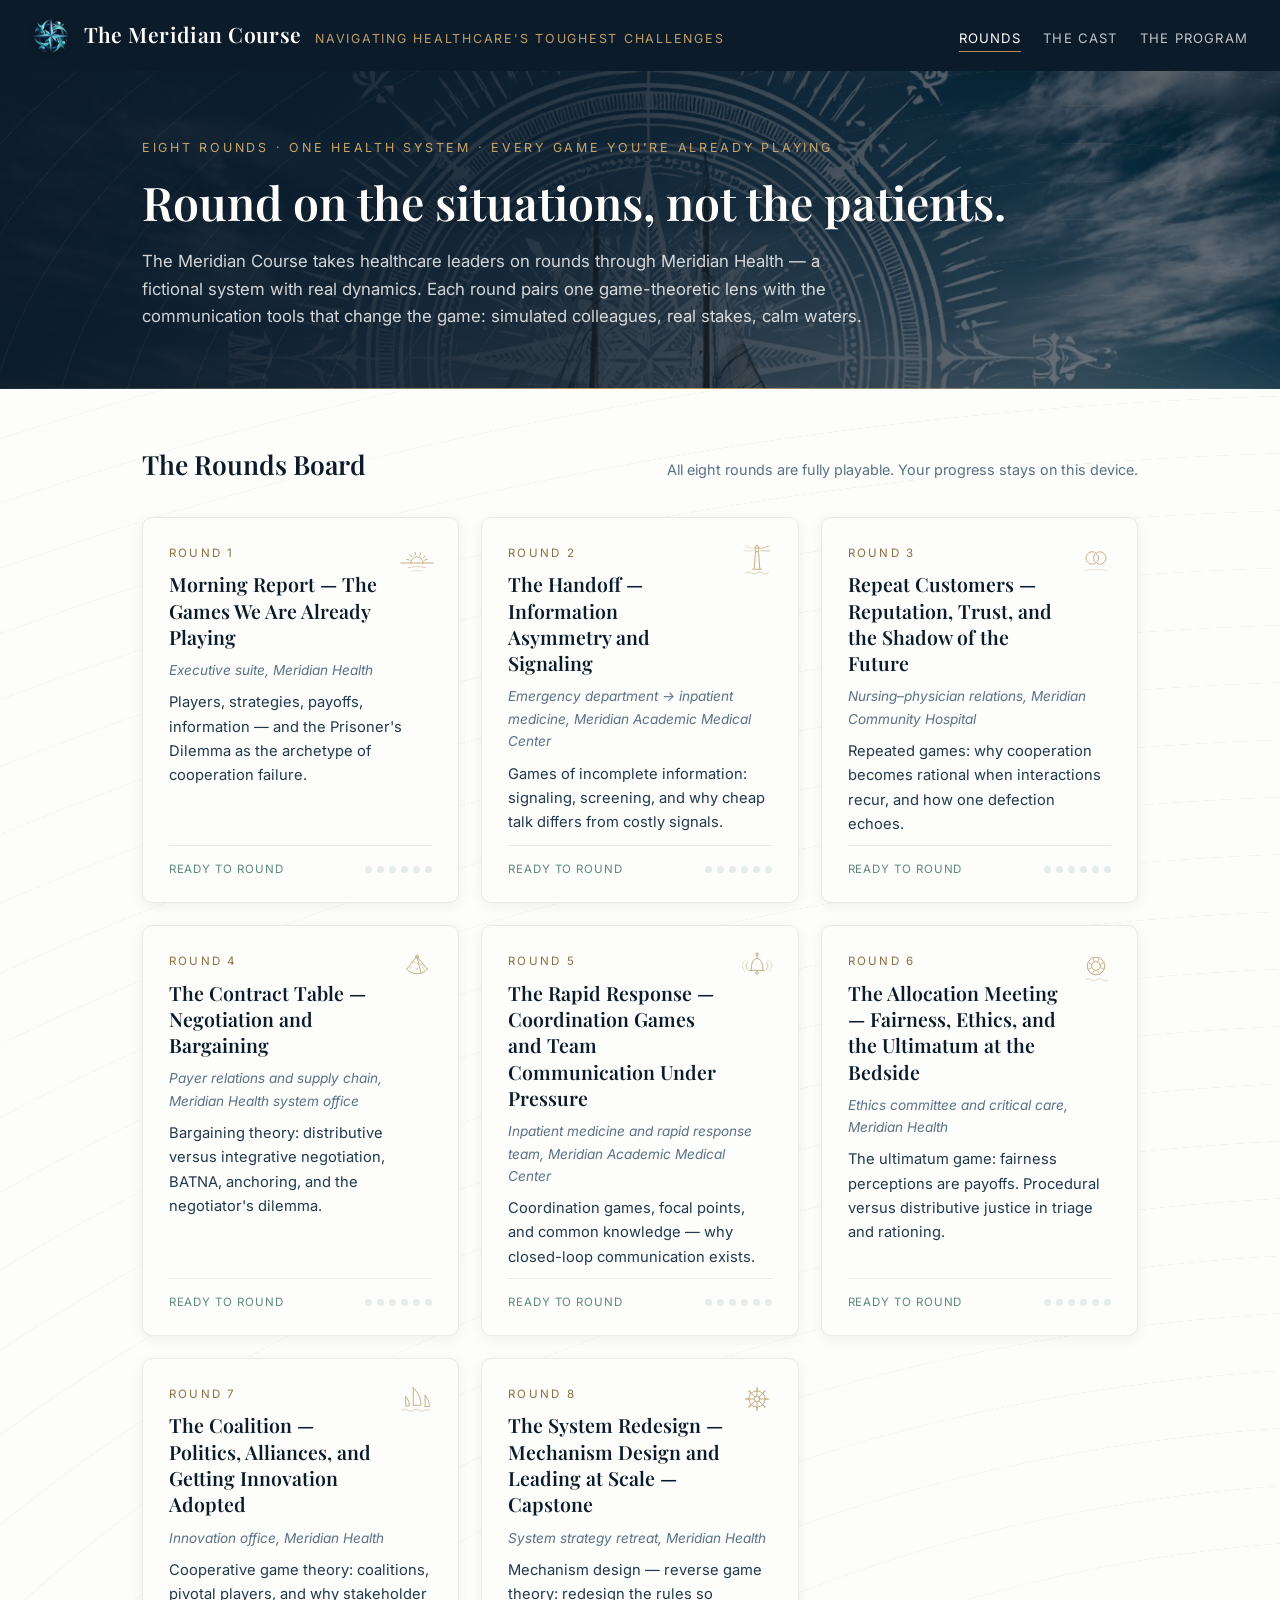
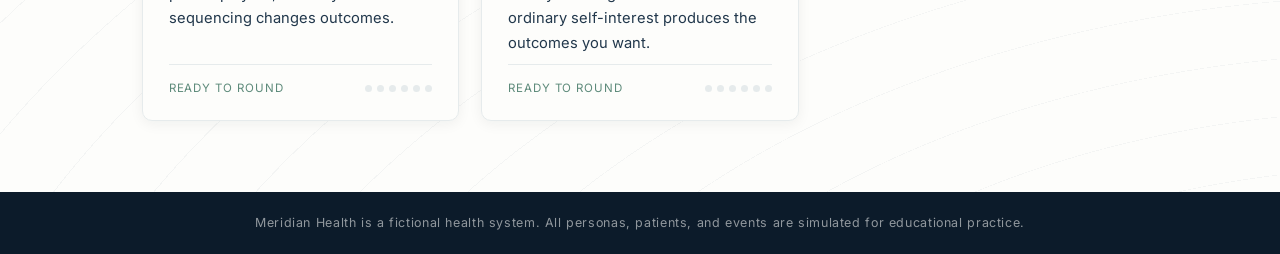
<file: index.html>
<!DOCTYPE html>
<html lang="en">
<head>
  <meta charset="UTF-8" />
  <meta name="viewport" content="width=device-width, initial-scale=1.0" />
  <title>The Meridian Course — Navigating Healthcare's Toughest Challenges</title>
  <meta name="description" content="An 8-module simulation-based program for healthcare leaders. Round on strategic situations across Meridian Health." />
  <link rel="preconnect" href="https://fonts.googleapis.com" />
  <link rel="preconnect" href="https://fonts.gstatic.com" crossorigin />
  <link href="https://fonts.googleapis.com/css2?family=Playfair+Display:ital,wght@0,500;0,600;1,500&family=Inter:wght@400;500;600&display=swap" rel="stylesheet" />
  <link rel="stylesheet" href="css/meridian.css" />
  <link rel="icon" href="art/brand/favicon.ico" sizes="48x48" />
  <link rel="icon" href="art/brand/icon-192.png" type="image/png" sizes="192x192" />
  <link rel="apple-touch-icon" href="art/brand/apple-touch-icon.png" />
  <link rel="manifest" href="site.webmanifest" />
  <meta name="theme-color" content="#0c1b2a" />
  <meta property="og:type" content="website" />
  <meta property="og:title" content="The Meridian Course — Navigating Healthcare's Toughest Challenges" />
  <meta property="og:description" content="An 8-module simulation-based program for healthcare leaders: game theory, TeamSTEPPS communication, and ethics, practiced in scored conversations with a persistent cast." />
  <meta property="og:url" content="https://meridian-course.vercel.app/" />
  <meta property="og:image" content="https://meridian-course.vercel.app/art/brand/og-image.jpg" />
  <meta property="og:image:width" content="1200" />
  <meta property="og:image:height" content="630" />
  <meta name="twitter:card" content="summary_large_image" />
  <meta name="twitter:image" content="https://meridian-course.vercel.app/art/brand/og-image.jpg" />
</head>
<body class="chart-texture">
  <header class="masthead">
    <a href="#/" aria-label="The Meridian Course home">
      <img class="brand-logo" src="art/brand/logo-transparent.png" alt="" width="38" height="38" />
      <h1>The Meridian Course</h1>
      <span class="subtitle">Navigating Healthcare's Toughest Challenges</span>
    </a>
    <nav>
      <a href="#/" data-nav="home">Rounds</a>
      <a href="#/personas" data-nav="personas">The Cast</a>
      <a href="#/about" data-nav="about">The Program</a>
    </nav>
  </header>

  <main id="app" aria-live="polite"></main>

  <footer class="colophon">
    Meridian Health is a fictional health system. All personas, patients, and events are simulated for educational practice.
  </footer>

  <script type="module" src="js/app.js"></script>
</body>
</html>
</file>
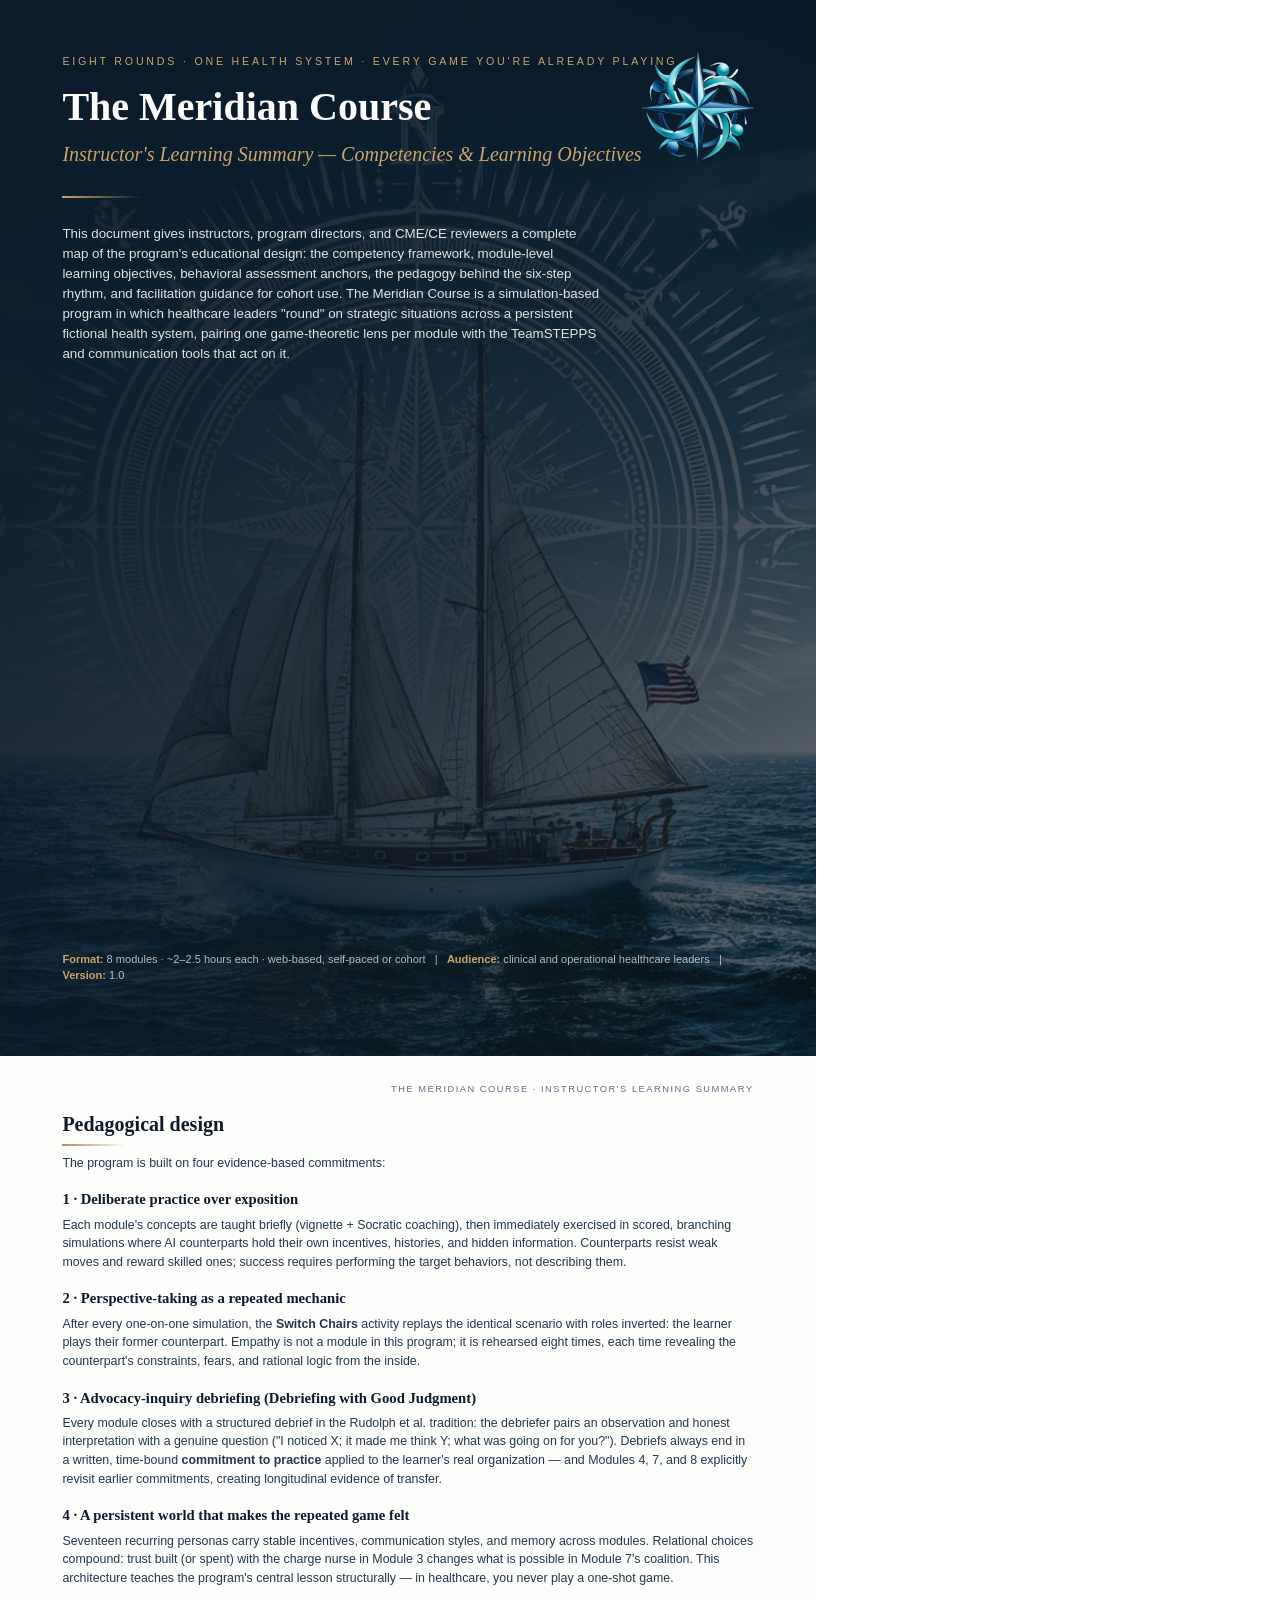
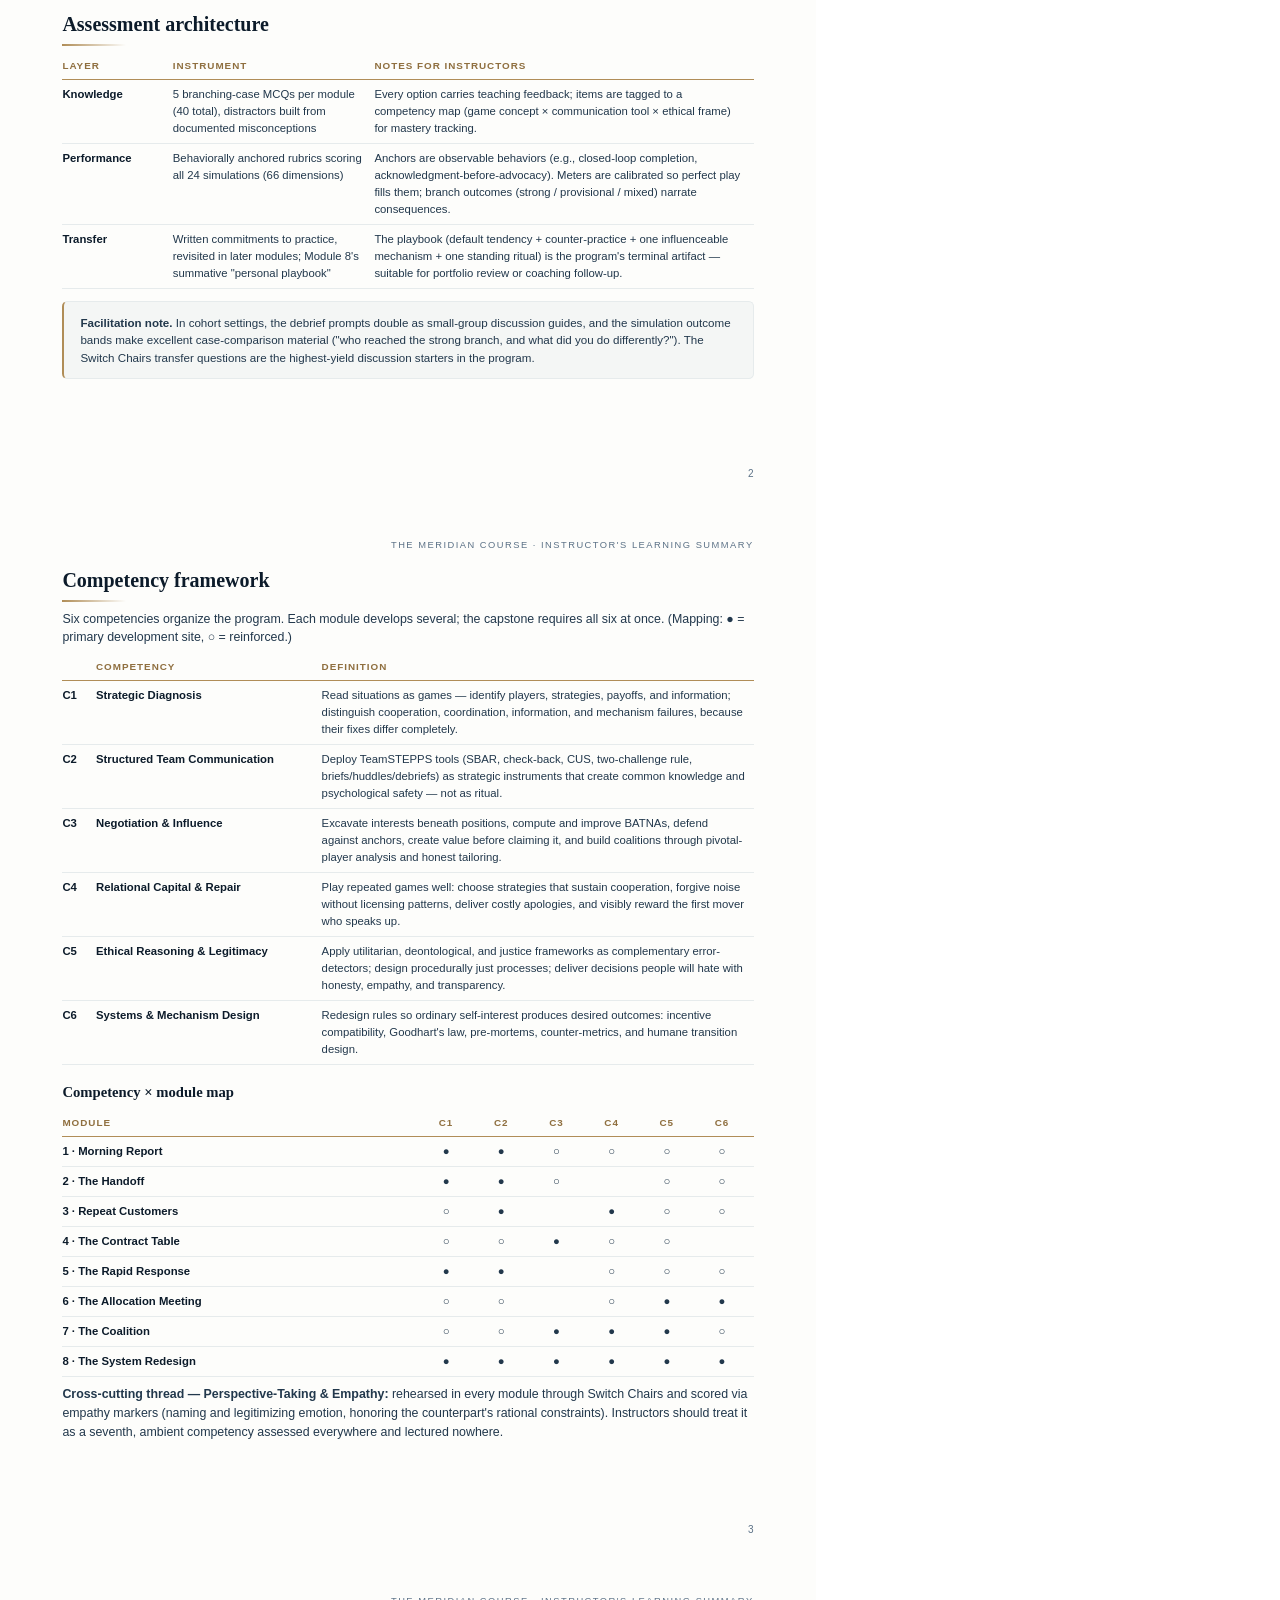
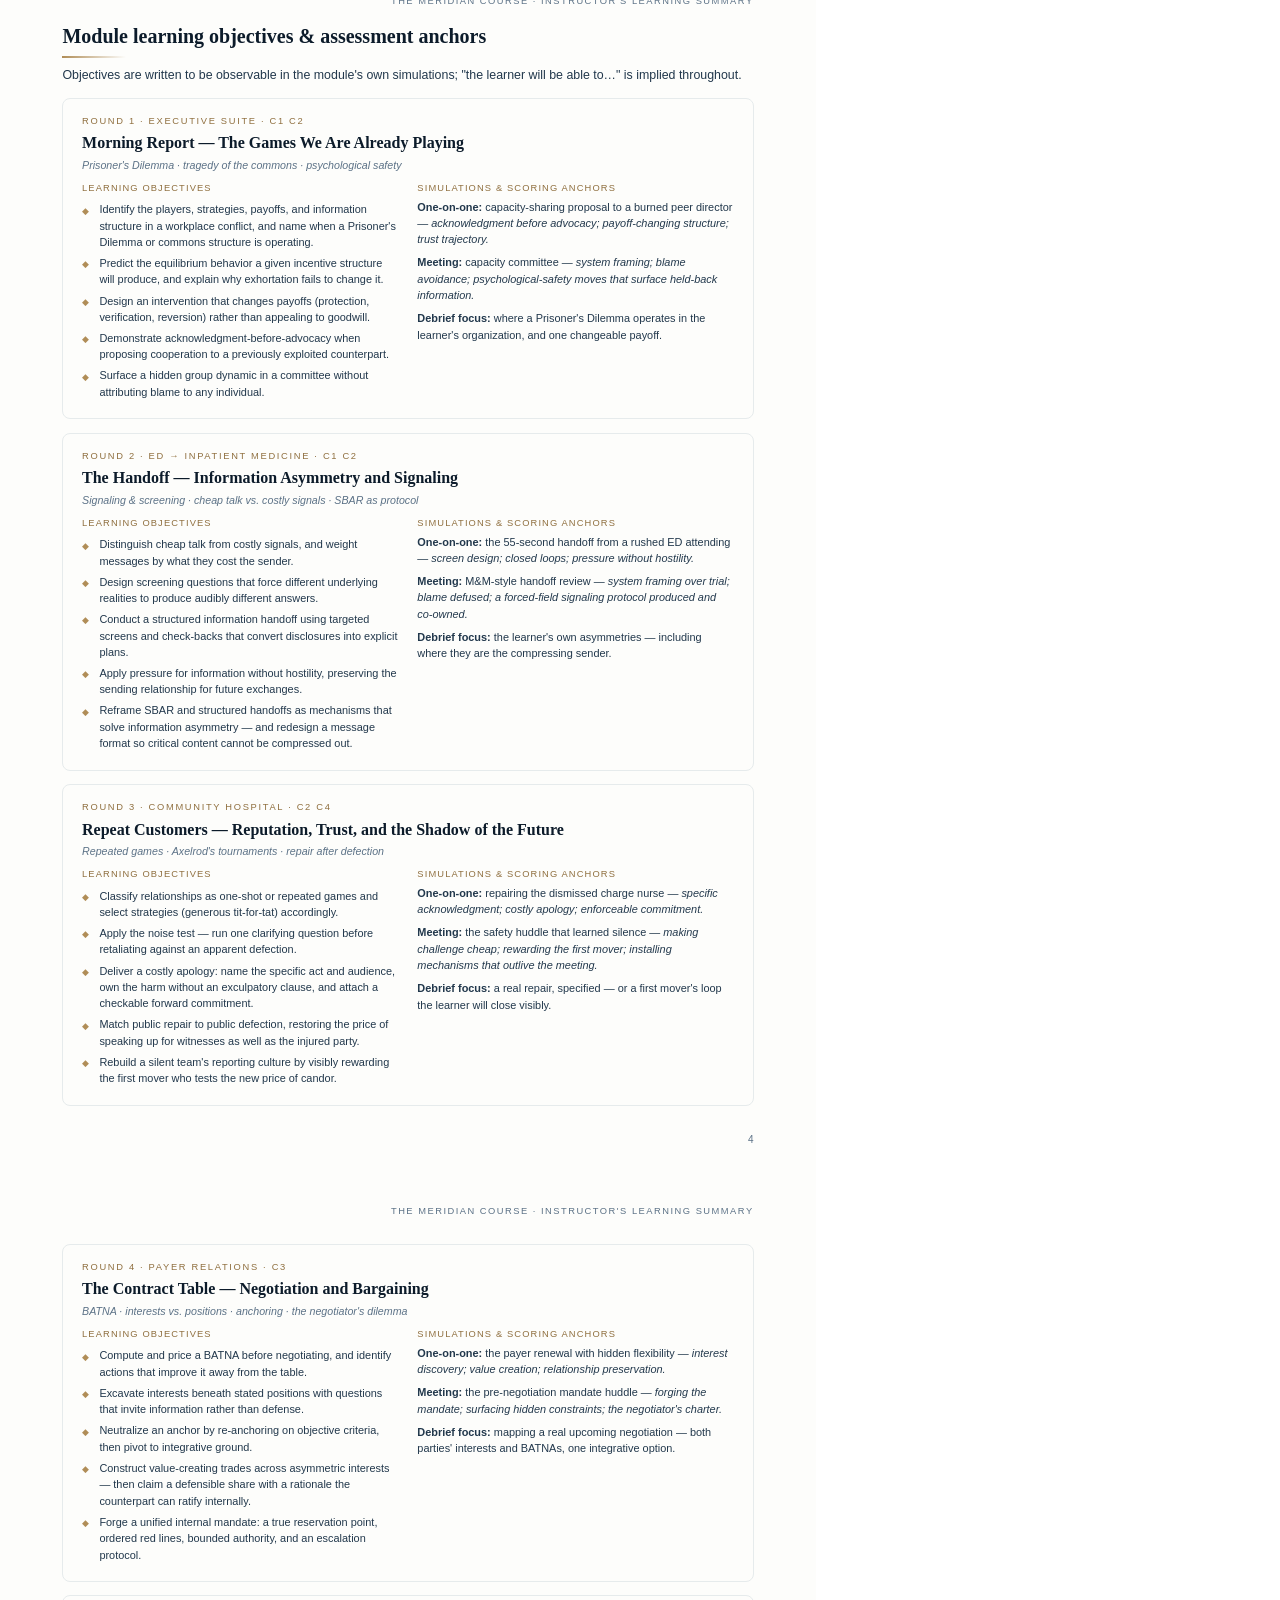
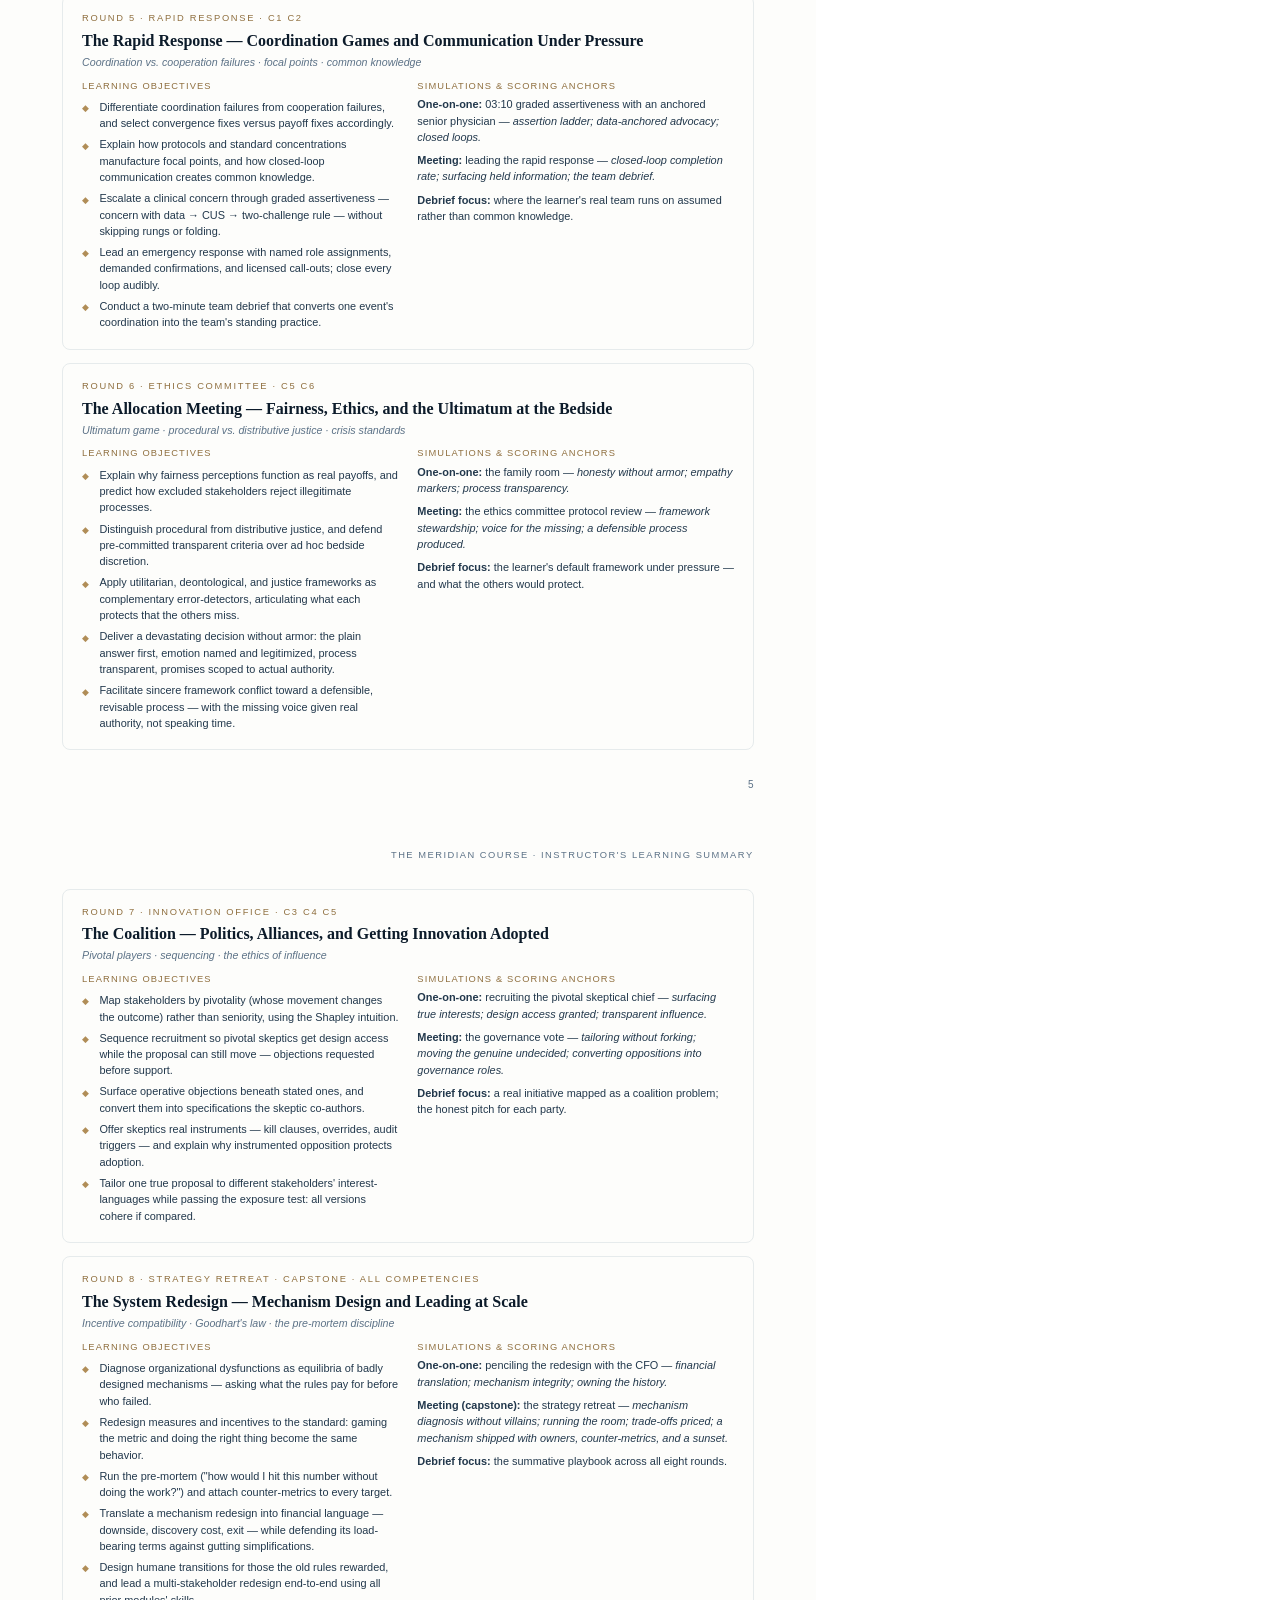
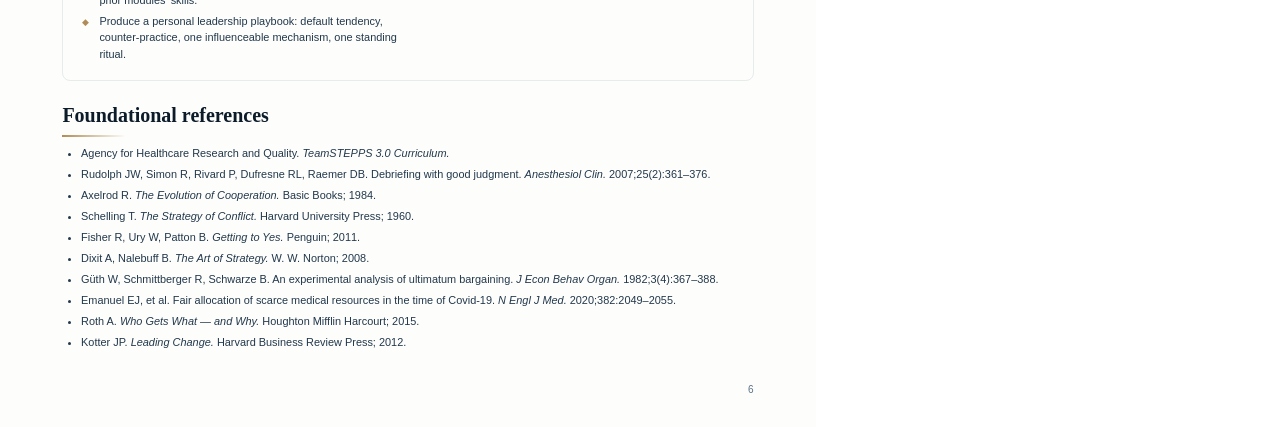
<file: docs/collateral/instructor-summary.html>
<!DOCTYPE html>
<html lang="en">
<head>
<meta charset="UTF-8" />
<title>The Meridian Course — Instructor's Learning Summary</title>
<style>
  :root {
    --navy: #0c1b2a; --navy-2: #14293e; --ink: #22384c; --muted: #5b7186;
    --white: #fdfdfb; --foam: #f4f6f5; --mist: #e6ebec;
    --brass: #b08d57; --brass-b: #c9a56b; --brass-d: #8f6f3f; --sea: #5d8a7a;
  }
  * { margin: 0; padding: 0; box-sizing: border-box; }
  body { font-family: "Inter", "Helvetica Neue", Helvetica, Arial, sans-serif; color: var(--ink); font-size: 9.3pt; line-height: 1.5; }
  .page { width: 8.5in; min-height: 11in; position: relative; padding: 0.55in 0.65in 0.75in; page-break-after: always; background: var(--white); }
  .page:last-child { page-break-after: avoid; }

  .cover { background: linear-gradient(115deg, rgba(12,27,42,.97) 0%, rgba(12,27,42,.88) 55%, rgba(12,27,42,.62) 100%),
      url("../../art/web/home-truenorth.jpg") center 35% / cover; color: var(--white); display: flex; flex-direction: column; }
  .cover .kicker { font-size: 8pt; letter-spacing: .26em; text-transform: uppercase; color: var(--brass-b); }
  .cover-logo { position: absolute; top: 0.5in; right: 0.6in; width: 1.25in; height: 1.25in; object-fit: contain; }
  .cover h1 { font-family: Georgia, serif; font-size: 30pt; font-weight: 600; margin-top: 12pt; line-height: 1.1; }
  .cover .doc-title { font-family: Georgia, serif; font-style: italic; font-size: 15pt; color: var(--brass-b); margin-top: 8pt; }
  .cover .rule { width: 60pt; height: 1.5px; background: linear-gradient(90deg, var(--brass-b), transparent); margin: 20pt 0; }
  .cover .abstract { max-width: 5.6in; font-size: 10pt; color: rgba(253,253,251,.88); }
  .cover .meta { margin-top: auto; padding-top: 24pt; font-size: 8.3pt; color: rgba(253,253,251,.7); }
  .cover .meta b { color: var(--brass-b); }

  h2 { font-family: Georgia, serif; font-size: 15pt; color: var(--navy); margin-bottom: 6pt; }
  h2::after { content:""; display:block; width: 48pt; height: 1.5px; margin-top: 4pt; background: linear-gradient(90deg, var(--brass), transparent); }
  h3 { font-family: Georgia, serif; font-size: 11pt; color: var(--navy); margin: 12pt 0 4pt; }
  p + p { margin-top: 5pt; }
  .running { position: absolute; top: 0.28in; right: 0.65in; font-size: 7pt; letter-spacing: .16em; text-transform: uppercase; color: var(--muted); }
  .pageno { position: absolute; bottom: 0.32in; right: 0.65in; font-size: 7.5pt; color: var(--muted); }

  table { width: 100%; border-collapse: collapse; margin-top: 7pt; }
  th { font-size: 7.4pt; letter-spacing: .1em; text-transform: uppercase; color: var(--brass-d); text-align: left;
       border-bottom: 1.2px solid var(--brass); padding: 3pt 6pt 4pt 0; }
  td { font-size: 8.5pt; padding: 4.5pt 6pt 4.5pt 0; border-bottom: 0.6px solid var(--mist); vertical-align: top; }
  td.c { font-weight: 600; color: var(--navy); white-space: nowrap; }

  ul.lo { list-style: none; margin-top: 4pt; }
  ul.lo li { padding-left: 13pt; position: relative; margin-bottom: 3.5pt; }
  ul.lo li::before { content:"◆"; position: absolute; left: 0; top: 2.5pt; color: var(--brass); font-size: 6.5pt; }

  .mod { border: 1px solid var(--mist); border-radius: 6pt; padding: 12pt 14pt 10pt; margin-top: 10pt; }
  .mod .head { display: flex; justify-content: space-between; align-items: baseline; }
  .mod .rn { font-size: 7pt; letter-spacing: .18em; text-transform: uppercase; color: var(--brass-d); }
  .mod h3 { margin: 2pt 0 1pt; font-size: 12pt; }
  .mod .unit { font-size: 8pt; color: var(--muted); font-style: italic; }
  .mod .grid { display: flex; gap: 14pt; margin-top: 7pt; }
  .mod .grid > div { flex: 1; }
  .mod .lab { font-size: 7pt; letter-spacing: .12em; text-transform: uppercase; color: var(--brass-d); margin-bottom: 2pt; }
  .mod .small { font-size: 8.2pt; }
  .mod .comp-tags { margin-top: 6pt; font-size: 7.6pt; color: var(--muted); }
  .mod .comp-tags b { color: var(--brass-d); font-weight: 600; }
  .anchors { background: var(--foam); border-radius: 4pt; padding: 6pt 9pt; margin-top: 7pt; font-size: 8.2pt; }
  .anchors b { color: var(--navy); }

  .callout { background: var(--foam); border: 1px solid var(--mist); border-left: 2.5px solid var(--brass); border-radius: 4pt; padding: 9pt 12pt; margin-top: 9pt; font-size: 8.7pt; }
  .refs { font-size: 8.2pt; }
  .refs li { margin-bottom: 3.5pt; margin-left: 14pt; }
</style>
</head>
<body>

<!-- ============ COVER ============ -->
<div class="page cover">
  <img class="cover-logo" src="../../art/brand/logo-transparent.png" />
  <div class="kicker">Eight Rounds · One Health System · Every Game You're Already Playing</div>
  <h1>The Meridian Course</h1>
  <div class="doc-title">Instructor's Learning Summary — Competencies &amp; Learning Objectives</div>
  <div class="rule"></div>
  <p class="abstract">This document gives instructors, program directors, and CME/CE reviewers a complete map of the program's educational design: the competency framework, module-level learning objectives, behavioral assessment anchors, the pedagogy behind the six-step rhythm, and facilitation guidance for cohort use. The Meridian Course is a simulation-based program in which healthcare leaders "round" on strategic situations across a persistent fictional health system, pairing one game-theoretic lens per module with the TeamSTEPPS and communication tools that act on it.</p>
  <div class="meta">
    <b>Format:</b> 8 modules · ~2–2.5 hours each · web-based, self-paced or cohort &nbsp;&nbsp;|&nbsp;&nbsp;
    <b>Audience:</b> clinical and operational healthcare leaders &nbsp;&nbsp;|&nbsp;&nbsp;
    <b>Version:</b> 1.0
  </div>
</div>

<!-- ============ PAGE: PEDAGOGY ============ -->
<div class="page">
  <div class="running">The Meridian Course · Instructor's Learning Summary</div>
  <h2>Pedagogical design</h2>
  <p>The program is built on four evidence-based commitments:</p>
  <h3>1 · Deliberate practice over exposition</h3>
  <p>Each module's concepts are taught briefly (vignette + Socratic coaching), then immediately exercised in scored, branching simulations where AI counterparts hold their own incentives, histories, and hidden information. Counterparts resist weak moves and reward skilled ones; success requires performing the target behaviors, not describing them.</p>
  <h3>2 · Perspective-taking as a repeated mechanic</h3>
  <p>After every one-on-one simulation, the <b>Switch Chairs</b> activity replays the identical scenario with roles inverted: the learner plays their former counterpart. Empathy is not a module in this program; it is rehearsed eight times, each time revealing the counterpart's constraints, fears, and rational logic from the inside.</p>
  <h3>3 · Advocacy-inquiry debriefing (Debriefing with Good Judgment)</h3>
  <p>Every module closes with a structured debrief in the Rudolph et al. tradition: the debriefer pairs an observation and honest interpretation with a genuine question ("I noticed X; it made me think Y; what was going on for you?"). Debriefs always end in a written, time-bound <b>commitment to practice</b> applied to the learner's real organization — and Modules 4, 7, and 8 explicitly revisit earlier commitments, creating longitudinal evidence of transfer.</p>
  <h3>4 · A persistent world that makes the repeated game felt</h3>
  <p>Seventeen recurring personas carry stable incentives, communication styles, and memory across modules. Relational choices compound: trust built (or spent) with the charge nurse in Module 3 changes what is possible in Module 7's coalition. This architecture teaches the program's central lesson structurally — in healthcare, you never play a one-shot game.</p>

  <h2 style="margin-top:16pt">Assessment architecture</h2>
  <table>
    <tr><th style="width:1.15in">Layer</th><th style="width:2.1in">Instrument</th><th>Notes for instructors</th></tr>
    <tr><td class="c">Knowledge</td><td>5 branching-case MCQs per module (40 total), distractors built from documented misconceptions</td><td>Every option carries teaching feedback; items are tagged to a competency map (game concept × communication tool × ethical frame) for mastery tracking.</td></tr>
    <tr><td class="c">Performance</td><td>Behaviorally anchored rubrics scoring all 24 simulations (66 dimensions)</td><td>Anchors are observable behaviors (e.g., closed-loop completion, acknowledgment-before-advocacy). Meters are calibrated so perfect play fills them; branch outcomes (strong / provisional / mixed) narrate consequences.</td></tr>
    <tr><td class="c">Transfer</td><td>Written commitments to practice, revisited in later modules; Module 8's summative "personal playbook"</td><td>The playbook (default tendency + counter-practice + one influenceable mechanism + one standing ritual) is the program's terminal artifact — suitable for portfolio review or coaching follow-up.</td></tr>
  </table>

  <div class="callout"><b>Facilitation note.</b> In cohort settings, the debrief prompts double as small-group discussion guides, and the simulation outcome bands make excellent case-comparison material ("who reached the strong branch, and what did you do differently?"). The Switch Chairs transfer questions are the highest-yield discussion starters in the program.</div>
  <div class="pageno">2</div>
</div>

<!-- ============ PAGE: COMPETENCIES ============ -->
<div class="page">
  <div class="running">The Meridian Course · Instructor's Learning Summary</div>
  <h2>Competency framework</h2>
  <p>Six competencies organize the program. Each module develops several; the capstone requires all six at once. (Mapping: ● = primary development site, ○ = reinforced.)</p>
  <table>
    <tr><th style="width:0.35in"></th><th style="width:2.35in">Competency</th><th>Definition</th></tr>
    <tr><td class="c">C1</td><td class="c">Strategic Diagnosis</td><td>Read situations as games — identify players, strategies, payoffs, and information; distinguish cooperation, coordination, information, and mechanism failures, because their fixes differ completely.</td></tr>
    <tr><td class="c">C2</td><td class="c">Structured Team Communication</td><td>Deploy TeamSTEPPS tools (SBAR, check-back, CUS, two-challenge rule, briefs/huddles/debriefs) as strategic instruments that create common knowledge and psychological safety — not as ritual.</td></tr>
    <tr><td class="c">C3</td><td class="c">Negotiation &amp; Influence</td><td>Excavate interests beneath positions, compute and improve BATNAs, defend against anchors, create value before claiming it, and build coalitions through pivotal-player analysis and honest tailoring.</td></tr>
    <tr><td class="c">C4</td><td class="c">Relational Capital &amp; Repair</td><td>Play repeated games well: choose strategies that sustain cooperation, forgive noise without licensing patterns, deliver costly apologies, and visibly reward the first mover who speaks up.</td></tr>
    <tr><td class="c">C5</td><td class="c">Ethical Reasoning &amp; Legitimacy</td><td>Apply utilitarian, deontological, and justice frameworks as complementary error-detectors; design procedurally just processes; deliver decisions people will hate with honesty, empathy, and transparency.</td></tr>
    <tr><td class="c">C6</td><td class="c">Systems &amp; Mechanism Design</td><td>Redesign rules so ordinary self-interest produces desired outcomes: incentive compatibility, Goodhart's law, pre-mortems, counter-metrics, and humane transition design.</td></tr>
  </table>

  <h3>Competency × module map</h3>
  <table>
    <tr><th>Module</th><th style="text-align:center">C1</th><th style="text-align:center">C2</th><th style="text-align:center">C3</th><th style="text-align:center">C4</th><th style="text-align:center">C5</th><th style="text-align:center">C6</th></tr>
    <tr><td class="c">1 · Morning Report</td><td align="center">●</td><td align="center">●</td><td align="center">○</td><td align="center">○</td><td align="center">○</td><td align="center">○</td></tr>
    <tr><td class="c">2 · The Handoff</td><td align="center">●</td><td align="center">●</td><td align="center">○</td><td align="center"></td><td align="center">○</td><td align="center">○</td></tr>
    <tr><td class="c">3 · Repeat Customers</td><td align="center">○</td><td align="center">●</td><td align="center"></td><td align="center">●</td><td align="center">○</td><td align="center">○</td></tr>
    <tr><td class="c">4 · The Contract Table</td><td align="center">○</td><td align="center">○</td><td align="center">●</td><td align="center">○</td><td align="center">○</td><td align="center"></td></tr>
    <tr><td class="c">5 · The Rapid Response</td><td align="center">●</td><td align="center">●</td><td align="center"></td><td align="center">○</td><td align="center">○</td><td align="center">○</td></tr>
    <tr><td class="c">6 · The Allocation Meeting</td><td align="center">○</td><td align="center">○</td><td align="center"></td><td align="center">○</td><td align="center">●</td><td align="center">●</td></tr>
    <tr><td class="c">7 · The Coalition</td><td align="center">○</td><td align="center">○</td><td align="center">●</td><td align="center">●</td><td align="center">●</td><td align="center">○</td></tr>
    <tr><td class="c">8 · The System Redesign</td><td align="center">●</td><td align="center">●</td><td align="center">●</td><td align="center">●</td><td align="center">●</td><td align="center">●</td></tr>
  </table>
  <p style="margin-top:6pt"><b>Cross-cutting thread — Perspective-Taking &amp; Empathy:</b> rehearsed in every module through Switch Chairs and scored via empathy markers (naming and legitimizing emotion, honoring the counterpart's rational constraints). Instructors should treat it as a seventh, ambient competency assessed everywhere and lectured nowhere.</p>
  <div class="pageno">3</div>
</div>

<!-- ============ PAGES: MODULE LOs ============ -->
<div class="page">
  <div class="running">The Meridian Course · Instructor's Learning Summary</div>
  <h2>Module learning objectives &amp; assessment anchors</h2>
  <p>Objectives are written to be observable in the module's own simulations; "the learner will be able to…" is implied throughout.</p>

  <div class="mod">
    <div class="head"><div><div class="rn">Round 1 · Executive suite · C1 C2</div><h3>Morning Report — The Games We Are Already Playing</h3><div class="unit">Prisoner's Dilemma · tragedy of the commons · psychological safety</div></div></div>
    <div class="grid">
      <div>
        <div class="lab">Learning objectives</div>
        <ul class="lo small">
          <li>Identify the players, strategies, payoffs, and information structure in a workplace conflict, and name when a Prisoner's Dilemma or commons structure is operating.</li>
          <li>Predict the equilibrium behavior a given incentive structure will produce, and explain why exhortation fails to change it.</li>
          <li>Design an intervention that changes payoffs (protection, verification, reversion) rather than appealing to goodwill.</li>
          <li>Demonstrate acknowledgment-before-advocacy when proposing cooperation to a previously exploited counterpart.</li>
          <li>Surface a hidden group dynamic in a committee without attributing blame to any individual.</li>
        </ul>
      </div>
      <div>
        <div class="lab">Simulations &amp; scoring anchors</div>
        <p class="small"><b>One-on-one:</b> capacity-sharing proposal to a burned peer director — <i>acknowledgment before advocacy; payoff-changing structure; trust trajectory.</i></p>
        <p class="small"><b>Meeting:</b> capacity committee — <i>system framing; blame avoidance; psychological-safety moves that surface held-back information.</i></p>
        <p class="small"><b>Debrief focus:</b> where a Prisoner's Dilemma operates in the learner's organization, and one changeable payoff.</p>
      </div>
    </div>
  </div>

  <div class="mod">
    <div class="head"><div><div class="rn">Round 2 · ED → inpatient medicine · C1 C2</div><h3>The Handoff — Information Asymmetry and Signaling</h3><div class="unit">Signaling &amp; screening · cheap talk vs. costly signals · SBAR as protocol</div></div></div>
    <div class="grid">
      <div>
        <div class="lab">Learning objectives</div>
        <ul class="lo small">
          <li>Distinguish cheap talk from costly signals, and weight messages by what they cost the sender.</li>
          <li>Design screening questions that force different underlying realities to produce audibly different answers.</li>
          <li>Conduct a structured information handoff using targeted screens and check-backs that convert disclosures into explicit plans.</li>
          <li>Apply pressure for information without hostility, preserving the sending relationship for future exchanges.</li>
          <li>Reframe SBAR and structured handoffs as mechanisms that solve information asymmetry — and redesign a message format so critical content cannot be compressed out.</li>
        </ul>
      </div>
      <div>
        <div class="lab">Simulations &amp; scoring anchors</div>
        <p class="small"><b>One-on-one:</b> the 55-second handoff from a rushed ED attending — <i>screen design; closed loops; pressure without hostility.</i></p>
        <p class="small"><b>Meeting:</b> M&amp;M-style handoff review — <i>system framing over trial; blame defused; a forced-field signaling protocol produced and co-owned.</i></p>
        <p class="small"><b>Debrief focus:</b> the learner's own asymmetries — including where they are the compressing sender.</p>
      </div>
    </div>
  </div>

  <div class="mod">
    <div class="head"><div><div class="rn">Round 3 · Community hospital · C2 C4</div><h3>Repeat Customers — Reputation, Trust, and the Shadow of the Future</h3><div class="unit">Repeated games · Axelrod's tournaments · repair after defection</div></div></div>
    <div class="grid">
      <div>
        <div class="lab">Learning objectives</div>
        <ul class="lo small">
          <li>Classify relationships as one-shot or repeated games and select strategies (generous tit-for-tat) accordingly.</li>
          <li>Apply the noise test — run one clarifying question before retaliating against an apparent defection.</li>
          <li>Deliver a costly apology: name the specific act and audience, own the harm without an exculpatory clause, and attach a checkable forward commitment.</li>
          <li>Match public repair to public defection, restoring the price of speaking up for witnesses as well as the injured party.</li>
          <li>Rebuild a silent team's reporting culture by visibly rewarding the first mover who tests the new price of candor.</li>
        </ul>
      </div>
      <div>
        <div class="lab">Simulations &amp; scoring anchors</div>
        <p class="small"><b>One-on-one:</b> repairing the dismissed charge nurse — <i>specific acknowledgment; costly apology; enforceable commitment.</i></p>
        <p class="small"><b>Meeting:</b> the safety huddle that learned silence — <i>making challenge cheap; rewarding the first mover; installing mechanisms that outlive the meeting.</i></p>
        <p class="small"><b>Debrief focus:</b> a real repair, specified — or a first mover's loop the learner will close visibly.</p>
      </div>
    </div>
  </div>
  <div class="pageno">4</div>
</div>

<div class="page">
  <div class="running">The Meridian Course · Instructor's Learning Summary</div>

  <div class="mod">
    <div class="head"><div><div class="rn">Round 4 · Payer relations · C3</div><h3>The Contract Table — Negotiation and Bargaining</h3><div class="unit">BATNA · interests vs. positions · anchoring · the negotiator's dilemma</div></div></div>
    <div class="grid">
      <div>
        <div class="lab">Learning objectives</div>
        <ul class="lo small">
          <li>Compute and price a BATNA before negotiating, and identify actions that improve it away from the table.</li>
          <li>Excavate interests beneath stated positions with questions that invite information rather than defense.</li>
          <li>Neutralize an anchor by re-anchoring on objective criteria, then pivot to integrative ground.</li>
          <li>Construct value-creating trades across asymmetric interests — then claim a defensible share with a rationale the counterpart can ratify internally.</li>
          <li>Forge a unified internal mandate: a true reservation point, ordered red lines, bounded authority, and an escalation protocol.</li>
        </ul>
      </div>
      <div>
        <div class="lab">Simulations &amp; scoring anchors</div>
        <p class="small"><b>One-on-one:</b> the payer renewal with hidden flexibility — <i>interest discovery; value creation; relationship preservation.</i></p>
        <p class="small"><b>Meeting:</b> the pre-negotiation mandate huddle — <i>forging the mandate; surfacing hidden constraints; the negotiator's charter.</i></p>
        <p class="small"><b>Debrief focus:</b> mapping a real upcoming negotiation — both parties' interests and BATNAs, one integrative option.</p>
      </div>
    </div>
  </div>

  <div class="mod">
    <div class="head"><div><div class="rn">Round 5 · Rapid response · C1 C2</div><h3>The Rapid Response — Coordination Games and Communication Under Pressure</h3><div class="unit">Coordination vs. cooperation failures · focal points · common knowledge</div></div></div>
    <div class="grid">
      <div>
        <div class="lab">Learning objectives</div>
        <ul class="lo small">
          <li>Differentiate coordination failures from cooperation failures, and select convergence fixes versus payoff fixes accordingly.</li>
          <li>Explain how protocols and standard concentrations manufacture focal points, and how closed-loop communication creates common knowledge.</li>
          <li>Escalate a clinical concern through graded assertiveness — concern with data → CUS → two-challenge rule — without skipping rungs or folding.</li>
          <li>Lead an emergency response with named role assignments, demanded confirmations, and licensed call-outs; close every loop audibly.</li>
          <li>Conduct a two-minute team debrief that converts one event's coordination into the team's standing practice.</li>
        </ul>
      </div>
      <div>
        <div class="lab">Simulations &amp; scoring anchors</div>
        <p class="small"><b>One-on-one:</b> 03:10 graded assertiveness with an anchored senior physician — <i>assertion ladder; data-anchored advocacy; closed loops.</i></p>
        <p class="small"><b>Meeting:</b> leading the rapid response — <i>closed-loop completion rate; surfacing held information; the team debrief.</i></p>
        <p class="small"><b>Debrief focus:</b> where the learner's real team runs on assumed rather than common knowledge.</p>
      </div>
    </div>
  </div>

  <div class="mod">
    <div class="head"><div><div class="rn">Round 6 · Ethics committee · C5 C6</div><h3>The Allocation Meeting — Fairness, Ethics, and the Ultimatum at the Bedside</h3><div class="unit">Ultimatum game · procedural vs. distributive justice · crisis standards</div></div></div>
    <div class="grid">
      <div>
        <div class="lab">Learning objectives</div>
        <ul class="lo small">
          <li>Explain why fairness perceptions function as real payoffs, and predict how excluded stakeholders reject illegitimate processes.</li>
          <li>Distinguish procedural from distributive justice, and defend pre-committed transparent criteria over ad hoc bedside discretion.</li>
          <li>Apply utilitarian, deontological, and justice frameworks as complementary error-detectors, articulating what each protects that the others miss.</li>
          <li>Deliver a devastating decision without armor: the plain answer first, emotion named and legitimized, process transparent, promises scoped to actual authority.</li>
          <li>Facilitate sincere framework conflict toward a defensible, revisable process — with the missing voice given real authority, not speaking time.</li>
        </ul>
      </div>
      <div>
        <div class="lab">Simulations &amp; scoring anchors</div>
        <p class="small"><b>One-on-one:</b> the family room — <i>honesty without armor; empathy markers; process transparency.</i></p>
        <p class="small"><b>Meeting:</b> the ethics committee protocol review — <i>framework stewardship; voice for the missing; a defensible process produced.</i></p>
        <p class="small"><b>Debrief focus:</b> the learner's default framework under pressure — and what the others would protect.</p>
      </div>
    </div>
  </div>
  <div class="pageno">5</div>
</div>

<div class="page">
  <div class="running">The Meridian Course · Instructor's Learning Summary</div>

  <div class="mod">
    <div class="head"><div><div class="rn">Round 7 · Innovation office · C3 C4 C5</div><h3>The Coalition — Politics, Alliances, and Getting Innovation Adopted</h3><div class="unit">Pivotal players · sequencing · the ethics of influence</div></div></div>
    <div class="grid">
      <div>
        <div class="lab">Learning objectives</div>
        <ul class="lo small">
          <li>Map stakeholders by pivotality (whose movement changes the outcome) rather than seniority, using the Shapley intuition.</li>
          <li>Sequence recruitment so pivotal skeptics get design access while the proposal can still move — objections requested before support.</li>
          <li>Surface operative objections beneath stated ones, and convert them into specifications the skeptic co-authors.</li>
          <li>Offer skeptics real instruments — kill clauses, overrides, audit triggers — and explain why instrumented opposition protects adoption.</li>
          <li>Tailor one true proposal to different stakeholders' interest-languages while passing the exposure test: all versions cohere if compared.</li>
        </ul>
      </div>
      <div>
        <div class="lab">Simulations &amp; scoring anchors</div>
        <p class="small"><b>One-on-one:</b> recruiting the pivotal skeptical chief — <i>surfacing true interests; design access granted; transparent influence.</i></p>
        <p class="small"><b>Meeting:</b> the governance vote — <i>tailoring without forking; moving the genuine undecided; converting oppositions into governance roles.</i></p>
        <p class="small"><b>Debrief focus:</b> a real initiative mapped as a coalition problem; the honest pitch for each party.</p>
      </div>
    </div>
  </div>

  <div class="mod">
    <div class="head"><div><div class="rn">Round 8 · Strategy retreat · Capstone · all competencies</div><h3>The System Redesign — Mechanism Design and Leading at Scale</h3><div class="unit">Incentive compatibility · Goodhart's law · the pre-mortem discipline</div></div></div>
    <div class="grid">
      <div>
        <div class="lab">Learning objectives</div>
        <ul class="lo small">
          <li>Diagnose organizational dysfunctions as equilibria of badly designed mechanisms — asking what the rules pay for before who failed.</li>
          <li>Redesign measures and incentives to the standard: gaming the metric and doing the right thing become the same behavior.</li>
          <li>Run the pre-mortem ("how would I hit this number without doing the work?") and attach counter-metrics to every target.</li>
          <li>Translate a mechanism redesign into financial language — downside, discovery cost, exit — while defending its load-bearing terms against gutting simplifications.</li>
          <li>Design humane transitions for those the old rules rewarded, and lead a multi-stakeholder redesign end-to-end using all prior modules' skills.</li>
          <li>Produce a personal leadership playbook: default tendency, counter-practice, one influenceable mechanism, one standing ritual.</li>
        </ul>
      </div>
      <div>
        <div class="lab">Simulations &amp; scoring anchors</div>
        <p class="small"><b>One-on-one:</b> penciling the redesign with the CFO — <i>financial translation; mechanism integrity; owning the history.</i></p>
        <p class="small"><b>Meeting (capstone):</b> the strategy retreat — <i>mechanism diagnosis without villains; running the room; trade-offs priced; a mechanism shipped with owners, counter-metrics, and a sunset.</i></p>
        <p class="small"><b>Debrief focus:</b> the summative playbook across all eight rounds.</p>
      </div>
    </div>
  </div>

  <h2 style="margin-top:14pt">Foundational references</h2>
  <ul class="refs">
    <li>Agency for Healthcare Research and Quality. <i>TeamSTEPPS 3.0 Curriculum.</i></li>
    <li>Rudolph JW, Simon R, Rivard P, Dufresne RL, Raemer DB. Debriefing with good judgment. <i>Anesthesiol Clin.</i> 2007;25(2):361–376.</li>
    <li>Axelrod R. <i>The Evolution of Cooperation.</i> Basic Books; 1984.</li>
    <li>Schelling T. <i>The Strategy of Conflict.</i> Harvard University Press; 1960.</li>
    <li>Fisher R, Ury W, Patton B. <i>Getting to Yes.</i> Penguin; 2011.</li>
    <li>Dixit A, Nalebuff B. <i>The Art of Strategy.</i> W. W. Norton; 2008.</li>
    <li>Güth W, Schmittberger R, Schwarze B. An experimental analysis of ultimatum bargaining. <i>J Econ Behav Organ.</i> 1982;3(4):367–388.</li>
    <li>Emanuel EJ, et al. Fair allocation of scarce medical resources in the time of Covid-19. <i>N Engl J Med.</i> 2020;382:2049–2055.</li>
    <li>Roth A. <i>Who Gets What — and Why.</i> Houghton Mifflin Harcourt; 2015.</li>
    <li>Kotter JP. <i>Leading Change.</i> Harvard Business Review Press; 2012.</li>
  </ul>
  <div class="pageno">6</div>
</div>

</body>
</html>
</file>
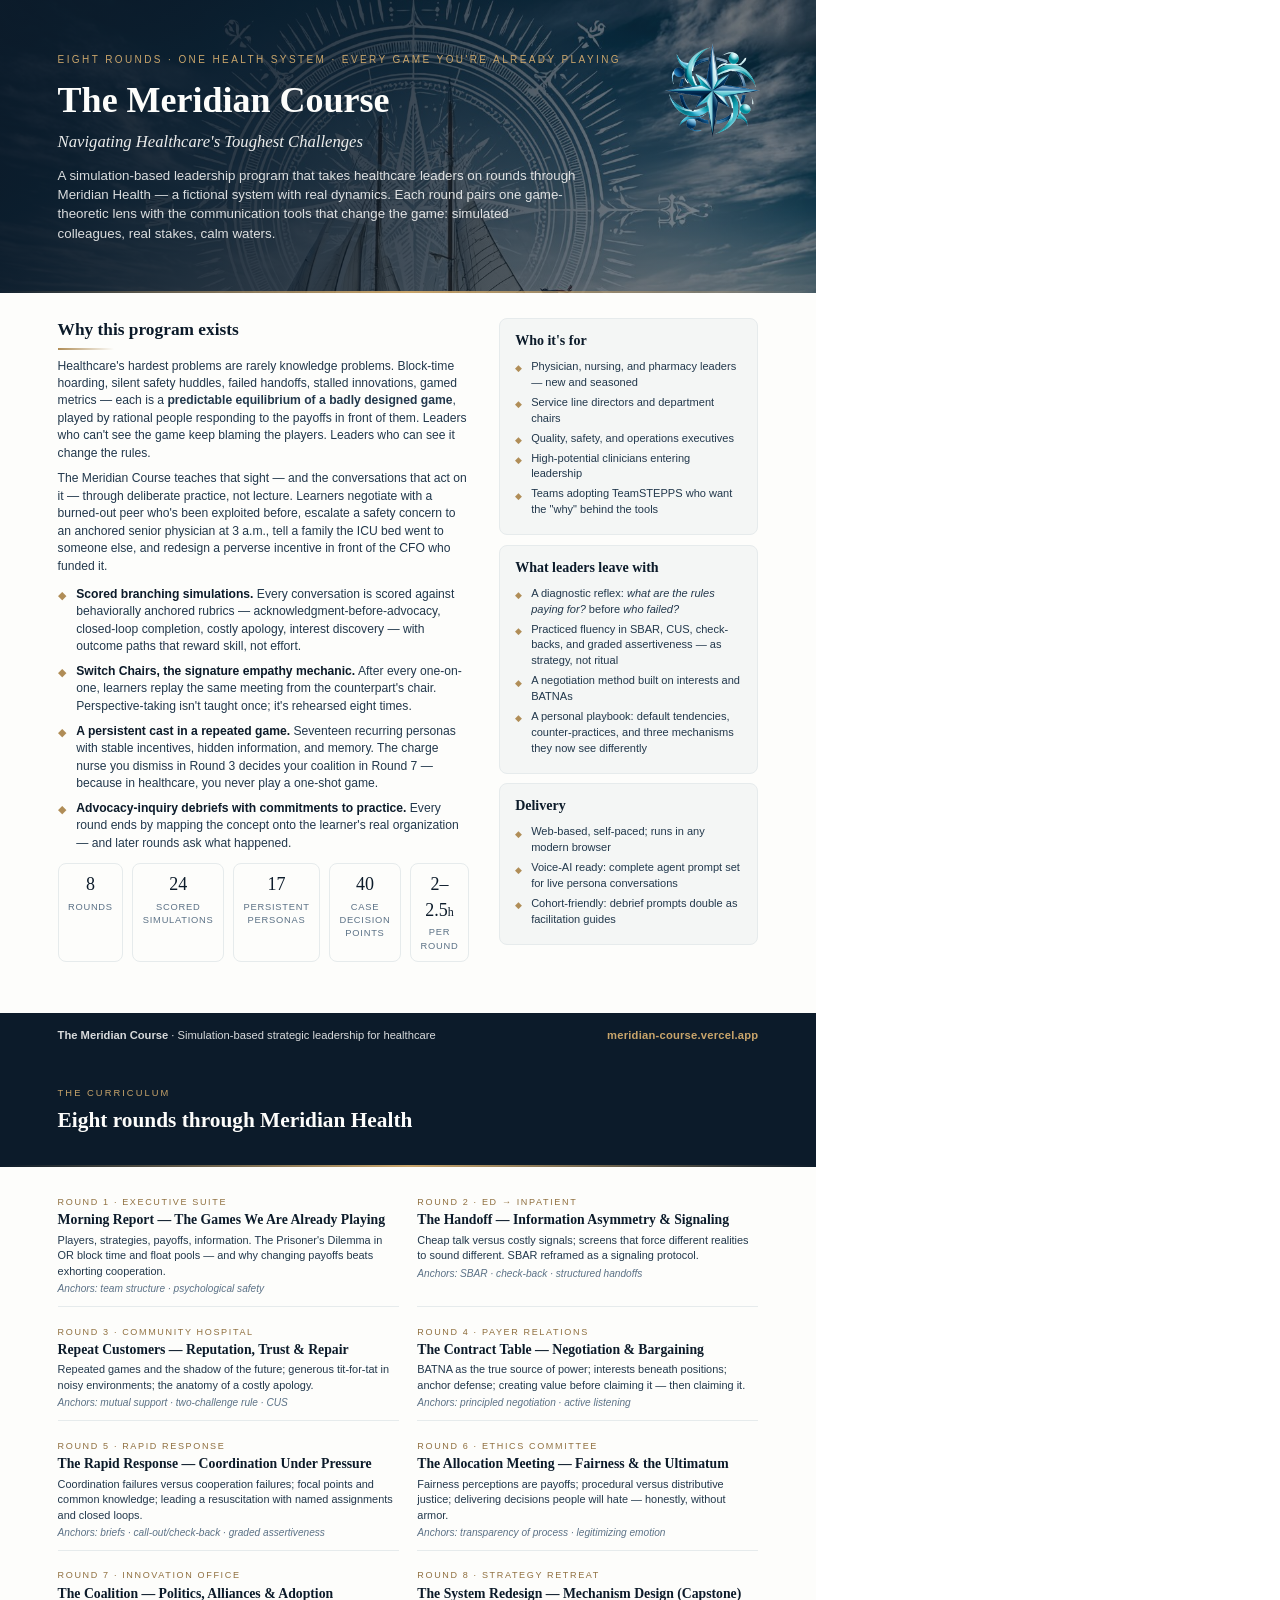
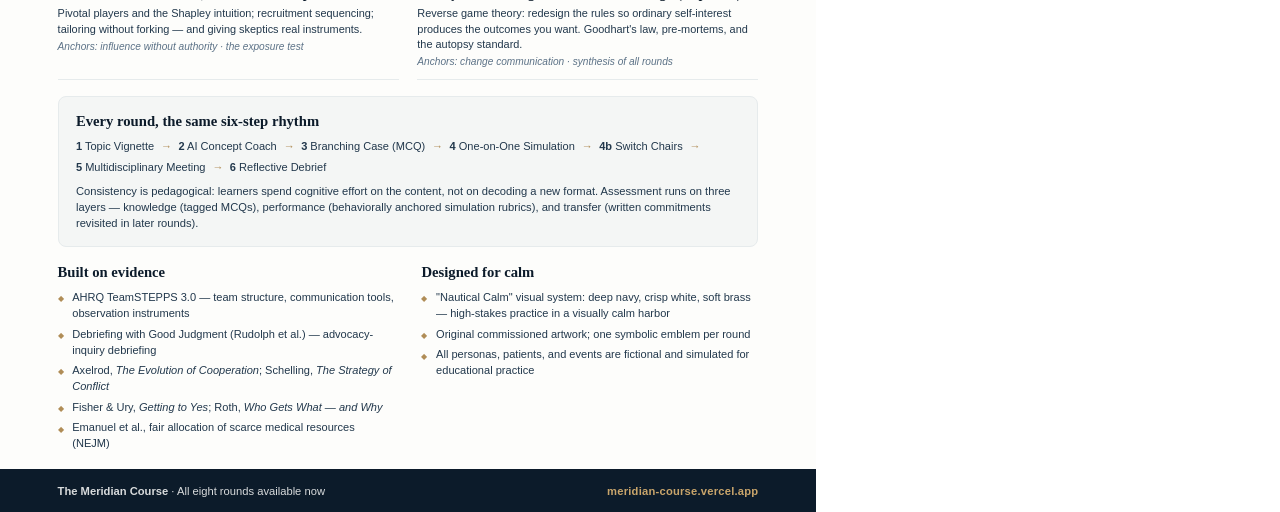
<file: docs/collateral/sales-sheet.html>
<!DOCTYPE html>
<html lang="en">
<head>
<meta charset="UTF-8" />
<title>The Meridian Course — Sales Sheet</title>
<style>
  :root {
    --navy: #0c1b2a; --navy-2: #14293e; --ink: #22384c; --muted: #5b7186;
    --white: #fdfdfb; --foam: #f4f6f5; --mist: #e6ebec;
    --brass: #b08d57; --brass-b: #c9a56b; --brass-d: #8f6f3f; --sea: #5d8a7a;
  }
  * { margin: 0; padding: 0; box-sizing: border-box; }
  html, body { background: #fff; }
  body { font-family: "Inter", "Helvetica Neue", Helvetica, Arial, sans-serif; color: var(--ink); font-size: 9.1pt; line-height: 1.44; }
  .serif { font-family: "Playfair Display", Georgia, "Times New Roman", serif; }
  .page { width: 8.5in; height: 11in; position: relative; overflow: hidden; page-break-after: always; background: var(--white); }
  .page:last-child { page-break-after: avoid; }

  /* ---------- Page 1 ---------- */
  .hero {
    position: relative; height: 3.05in; color: var(--white);
    background: linear-gradient(100deg, rgba(12,27,42,.96) 0%, rgba(12,27,42,.82) 46%, rgba(12,27,42,.45) 100%),
      url("../../art/web/home-truenorth.jpg") center 30% / cover;
    padding: 0.55in 0.6in 0;
  }
  .hero::after { content:""; position:absolute; left:0; right:0; bottom:0; height:2px;
    background: linear-gradient(90deg, transparent, var(--brass-b), transparent); }
  .kicker { font-size: 7.5pt; letter-spacing: .24em; text-transform: uppercase; color: var(--brass-b); margin-bottom: 10pt; }
  .hero-logo { position: absolute; top: 0.42in; right: 0.55in; width: 1.05in; height: 1.05in; object-fit: contain; }
  .hero h1 { font-family: Georgia, serif; font-weight: 600; font-size: 27pt; line-height: 1.08; max-width: 6.4in; }
  .hero .sub { font-family: Georgia, serif; font-style: italic; font-size: 12.5pt; color: rgba(253,253,251,.92); margin-top: 8pt; }
  .hero .lede { margin-top: 9pt; max-width: 5.4in; font-size: 10pt; color: rgba(253,253,251,.85); }

  .body-wrap { padding: 0.26in 0.6in 0; }
  .cols { display: flex; gap: 0.32in; }
  .col-main { flex: 1.55; }
  .col-side { flex: 1; }

  h2.sec { font-family: Georgia, serif; font-size: 13pt; color: var(--navy); margin: 0 0 6pt; }
  h2.sec::after { content:""; display:block; width: 42pt; height: 1.5px; margin-top: 4pt;
    background: linear-gradient(90deg, var(--brass), transparent); }
  p + p { margin-top: 6pt; }

  .pillars { margin-top: 8pt; }
  .pillar { display: flex; gap: 8pt; margin-bottom: 5.5pt; }
  .pillar .dot { color: var(--brass); font-size: 8pt; line-height: 1.7; }
  .pillar b { color: var(--navy); }

  .sidebox { background: var(--foam); border: 1px solid var(--mist); border-radius: 6pt; padding: 9pt 11pt; }
  .sidebox + .sidebox { margin-top: 7pt; }
  .sidebox h3 { font-family: Georgia, serif; font-size: 10.5pt; color: var(--navy); margin-bottom: 6pt; }
  .sidebox ul { list-style: none; }
  .sidebox li { padding-left: 12pt; position: relative; margin-bottom: 3pt; font-size: 8.3pt; }
  .sidebox li::before { content:"◆"; position:absolute; left:0; color: var(--brass); font-size: 6.5pt; top: 2.5pt; }

  .stat-row { display: flex; gap: 7pt; margin-top: 8pt; }
  .stat { flex: 1; border: 1px solid var(--mist); border-radius: 6pt; padding: 6pt 7pt; text-align: center; }
  .stat .n { font-family: Georgia, serif; font-size: 13.5pt; color: var(--navy); }
  .stat .l { font-size: 7pt; letter-spacing: .08em; text-transform: uppercase; color: var(--muted); margin-top: 2pt; }

  .foot { position: absolute; bottom: 0; left: 0; right: 0; background: var(--navy); color: rgba(253,253,251,.85);
    padding: 10pt 0.6in; font-size: 8.4pt; display: flex; justify-content: space-between; align-items: center; }
  .foot .url { color: var(--brass-b); font-weight: 600; letter-spacing: .02em; }

  /* ---------- Page 2 ---------- */
  .p2-head { background: var(--navy); color: var(--white); padding: 0.32in 0.6in; position: relative; }
  .p2-head::after { content:""; position:absolute; left:0; right:0; bottom:0; height:1.5px;
    background: linear-gradient(90deg, transparent, var(--brass-b), transparent); }
  .p2-head h2 { font-family: Georgia, serif; font-size: 16pt; font-weight: 600; }
  .p2-head .k { font-size: 7pt; letter-spacing: .22em; text-transform: uppercase; color: var(--brass-b); margin-bottom: 4pt; }

  .rounds { padding: 0.22in 0.6in 0; display: grid; grid-template-columns: 1fr 1fr; gap: 8pt 14pt; }
  .round { border-bottom: 1px solid var(--mist); padding: 6pt 0 7pt; }
  .round .rn { font-size: 6.8pt; letter-spacing: .18em; text-transform: uppercase; color: var(--brass-d); }
  .round h4 { font-family: Georgia, serif; font-size: 10.3pt; color: var(--navy); margin: 1pt 0 2pt; }
  .round p { font-size: 8.2pt; color: var(--ink); line-height: 1.42; }
  .round .anchor { font-size: 7.6pt; color: var(--muted); margin-top: 2pt; font-style: italic; }

  .rhythm { margin: 0.16in 0.6in 0; background: var(--foam); border: 1px solid var(--mist); border-radius: 6pt; padding: 11pt 13pt; }
  .rhythm h3 { font-family: Georgia, serif; font-size: 11pt; color: var(--navy); margin-bottom: 5pt; }
  .rhythm .steps { display: flex; flex-wrap: wrap; gap: 4pt 0; font-size: 8.3pt; }
  .rhythm .steps span { white-space: nowrap; }
  .rhythm .steps .arrow { color: var(--brass); padding: 0 5pt; }
  .rhythm p { font-size: 8.4pt; margin-top: 5pt; color: var(--ink); }

  .evidence { margin: 0.16in 0.6in 0; display: flex; gap: 0.28in; }
  .evidence .box { flex: 1; }
  .evidence h3 { font-family: Georgia, serif; font-size: 11pt; color: var(--navy); margin-bottom: 5pt; }
  .evidence ul { list-style: none; }
  .evidence li { padding-left: 11pt; position: relative; margin-bottom: 3.5pt; font-size: 8.3pt; }
  .evidence li::before { content:"◆"; position:absolute; left:0; color: var(--brass); font-size: 6pt; top: 2.5pt; }
</style>
</head>
<body>

<!-- ================= PAGE 1 ================= -->
<div class="page">
  <div class="hero">
    <img class="hero-logo" src="../../art/brand/logo-transparent.png" />
    <div class="kicker">Eight Rounds · One Health System · Every Game You're Already Playing</div>
    <h1>The Meridian Course</h1>
    <div class="sub">Navigating Healthcare's Toughest Challenges</div>
    <p class="lede">A simulation-based leadership program that takes healthcare leaders on rounds through Meridian Health — a fictional system with real dynamics. Each round pairs one game-theoretic lens with the communication tools that change the game: simulated colleagues, real stakes, calm waters.</p>
  </div>

  <div class="body-wrap">
    <div class="cols">
      <div class="col-main">
        <h2 class="sec">Why this program exists</h2>
        <p>Healthcare's hardest problems are rarely knowledge problems. Block-time hoarding, silent safety huddles, failed handoffs, stalled innovations, gamed metrics — each is a <b>predictable equilibrium of a badly designed game</b>, played by rational people responding to the payoffs in front of them. Leaders who can't see the game keep blaming the players. Leaders who can see it change the rules.</p>
        <p>The Meridian Course teaches that sight — and the conversations that act on it — through deliberate practice, not lecture. Learners negotiate with a burned-out peer who's been exploited before, escalate a safety concern to an anchored senior physician at 3 a.m., tell a family the ICU bed went to someone else, and redesign a perverse incentive in front of the CFO who funded it.</p>

        <div class="pillars">
          <div class="pillar"><span class="dot">◆</span><div><b>Scored branching simulations.</b> Every conversation is scored against behaviorally anchored rubrics — acknowledgment-before-advocacy, closed-loop completion, costly apology, interest discovery — with outcome paths that reward skill, not effort.</div></div>
          <div class="pillar"><span class="dot">◆</span><div><b>Switch Chairs, the signature empathy mechanic.</b> After every one-on-one, learners replay the same meeting from the counterpart's chair. Perspective-taking isn't taught once; it's rehearsed eight times.</div></div>
          <div class="pillar"><span class="dot">◆</span><div><b>A persistent cast in a repeated game.</b> Seventeen recurring personas with stable incentives, hidden information, and memory. The charge nurse you dismiss in Round 3 decides your coalition in Round 7 — because in healthcare, you never play a one-shot game.</div></div>
          <div class="pillar"><span class="dot">◆</span><div><b>Advocacy-inquiry debriefs with commitments to practice.</b> Every round ends by mapping the concept onto the learner's real organization — and later rounds ask what happened.</div></div>
        </div>

        <div class="stat-row">
          <div class="stat"><div class="n">8</div><div class="l">Rounds</div></div>
          <div class="stat"><div class="n">24</div><div class="l">Scored simulations</div></div>
          <div class="stat"><div class="n">17</div><div class="l">Persistent personas</div></div>
          <div class="stat"><div class="n">40</div><div class="l">Case decision points</div></div>
          <div class="stat"><div class="n">2–2.5<span style="font-size:9pt">h</span></div><div class="l">Per round</div></div>
        </div>
      </div>

      <div class="col-side">
        <div class="sidebox">
          <h3>Who it's for</h3>
          <ul>
            <li>Physician, nursing, and pharmacy leaders — new and seasoned</li>
            <li>Service line directors and department chairs</li>
            <li>Quality, safety, and operations executives</li>
            <li>High-potential clinicians entering leadership</li>
            <li>Teams adopting TeamSTEPPS who want the "why" behind the tools</li>
          </ul>
        </div>
        <div class="sidebox">
          <h3>What leaders leave with</h3>
          <ul>
            <li>A diagnostic reflex: <i>what are the rules paying for?</i> before <i>who failed?</i></li>
            <li>Practiced fluency in SBAR, CUS, check-backs, and graded assertiveness — as strategy, not ritual</li>
            <li>A negotiation method built on interests and BATNAs</li>
            <li>A personal playbook: default tendencies, counter-practices, and three mechanisms they now see differently</li>
          </ul>
        </div>
        <div class="sidebox">
          <h3>Delivery</h3>
          <ul>
            <li>Web-based, self-paced; runs in any modern browser</li>
            <li>Voice-AI ready: complete agent prompt set for live persona conversations</li>
            <li>Cohort-friendly: debrief prompts double as facilitation guides</li>
          </ul>
        </div>
      </div>
    </div>
  </div>

  <div class="foot">
    <span><b>The Meridian Course</b> · Simulation-based strategic leadership for healthcare</span>
    <span class="url">meridian-course.vercel.app</span>
  </div>
</div>

<!-- ================= PAGE 2 ================= -->
<div class="page">
  <div class="p2-head">
    <div class="k">The Curriculum</div>
    <h2>Eight rounds through Meridian Health</h2>
  </div>

  <div class="rounds">
    <div class="round"><div class="rn">Round 1 · Executive Suite</div><h4>Morning Report — The Games We Are Already Playing</h4><p>Players, strategies, payoffs, information. The Prisoner's Dilemma in OR block time and float pools — and why changing payoffs beats exhorting cooperation.</p><div class="anchor">Anchors: team structure · psychological safety</div></div>
    <div class="round"><div class="rn">Round 2 · ED → Inpatient</div><h4>The Handoff — Information Asymmetry &amp; Signaling</h4><p>Cheap talk versus costly signals; screens that force different realities to sound different. SBAR reframed as a signaling protocol.</p><div class="anchor">Anchors: SBAR · check-back · structured handoffs</div></div>
    <div class="round"><div class="rn">Round 3 · Community Hospital</div><h4>Repeat Customers — Reputation, Trust &amp; Repair</h4><p>Repeated games and the shadow of the future; generous tit-for-tat in noisy environments; the anatomy of a costly apology.</p><div class="anchor">Anchors: mutual support · two-challenge rule · CUS</div></div>
    <div class="round"><div class="rn">Round 4 · Payer Relations</div><h4>The Contract Table — Negotiation &amp; Bargaining</h4><p>BATNA as the true source of power; interests beneath positions; anchor defense; creating value before claiming it — then claiming it.</p><div class="anchor">Anchors: principled negotiation · active listening</div></div>
    <div class="round"><div class="rn">Round 5 · Rapid Response</div><h4>The Rapid Response — Coordination Under Pressure</h4><p>Coordination failures versus cooperation failures; focal points and common knowledge; leading a resuscitation with named assignments and closed loops.</p><div class="anchor">Anchors: briefs · call-out/check-back · graded assertiveness</div></div>
    <div class="round"><div class="rn">Round 6 · Ethics Committee</div><h4>The Allocation Meeting — Fairness &amp; the Ultimatum</h4><p>Fairness perceptions are payoffs; procedural versus distributive justice; delivering decisions people will hate — honestly, without armor.</p><div class="anchor">Anchors: transparency of process · legitimizing emotion</div></div>
    <div class="round"><div class="rn">Round 7 · Innovation Office</div><h4>The Coalition — Politics, Alliances &amp; Adoption</h4><p>Pivotal players and the Shapley intuition; recruitment sequencing; tailoring without forking — and giving skeptics real instruments.</p><div class="anchor">Anchors: influence without authority · the exposure test</div></div>
    <div class="round"><div class="rn">Round 8 · Strategy Retreat</div><h4>The System Redesign — Mechanism Design (Capstone)</h4><p>Reverse game theory: redesign the rules so ordinary self-interest produces the outcomes you want. Goodhart's law, pre-mortems, and the autopsy standard.</p><div class="anchor">Anchors: change communication · synthesis of all rounds</div></div>
  </div>

  <div class="rhythm">
    <h3>Every round, the same six-step rhythm</h3>
    <div class="steps">
      <span><b>1</b> Topic Vignette</span><span class="arrow">→</span>
      <span><b>2</b> AI Concept Coach</span><span class="arrow">→</span>
      <span><b>3</b> Branching Case (MCQ)</span><span class="arrow">→</span>
      <span><b>4</b> One-on-One Simulation</span><span class="arrow">→</span>
      <span><b>4b</b> Switch Chairs</span><span class="arrow">→</span>
      <span><b>5</b> Multidisciplinary Meeting</span><span class="arrow">→</span>
      <span><b>6</b> Reflective Debrief</span>
    </div>
    <p>Consistency is pedagogical: learners spend cognitive effort on the content, not on decoding a new format. Assessment runs on three layers — knowledge (tagged MCQs), performance (behaviorally anchored simulation rubrics), and transfer (written commitments revisited in later rounds).</p>
  </div>

  <div class="evidence">
    <div class="box">
      <h3>Built on evidence</h3>
      <ul>
        <li>AHRQ TeamSTEPPS 3.0 — team structure, communication tools, observation instruments</li>
        <li>Debriefing with Good Judgment (Rudolph et al.) — advocacy-inquiry debriefing</li>
        <li>Axelrod, <i>The Evolution of Cooperation</i>; Schelling, <i>The Strategy of Conflict</i></li>
        <li>Fisher &amp; Ury, <i>Getting to Yes</i>; Roth, <i>Who Gets What — and Why</i></li>
        <li>Emanuel et al., fair allocation of scarce medical resources (NEJM)</li>
      </ul>
    </div>
    <div class="box">
      <h3>Designed for calm</h3>
      <ul>
        <li>"Nautical Calm" visual system: deep navy, crisp white, soft brass — high-stakes practice in a visually calm harbor</li>
        <li>Original commissioned artwork; one symbolic emblem per round</li>
        <li>All personas, patients, and events are fictional and simulated for educational practice</li>
      </ul>
    </div>
  </div>

  <div class="foot">
    <span><b>The Meridian Course</b> · All eight rounds available now</span>
    <span class="url">meridian-course.vercel.app</span>
  </div>
</div>

</body>
</html>
</file>
<file: css/meridian.css>
/* ============================================================
   The Meridian Course — "Nautical Calm" design system
   Deep navy · crisp white · soft brass. Horizon lines, chart
   textures, gliding transitions. The Quiet Captain UI.
   ============================================================ */

:root {
  --navy-deep: #0c1b2a;      /* midnight — primary text, dark surfaces */
  --navy: #14293e;
  --navy-soft: #1f3a54;
  --ink: #22384c;            /* body text on white */
  --ink-muted: #5b7186;
  --white: #fdfdfb;          /* crisp, slightly warm white */
  --foam: #f4f6f5;           /* off-white panels */
  --mist: #e6ebec;           /* hairlines, dividers */
  --brass: #b08d57;          /* soft brass accent */
  --brass-bright: #c9a56b;
  --brass-deep: #8f6f3f;
  --harbor: #e9eee9;         /* muted "huddle" background */
  --sea-green: #5d8a7a;      /* calm affirmation (never harsh green) */
  --dusk-rose: #a4767a;      /* calm caution (never alarm red) */

  --font-display: "Playfair Display", "Lora", Georgia, "Times New Roman", serif;
  --font-body: "Inter", "Lato", -apple-system, "Segoe UI", Helvetica, Arial, sans-serif;

  --radius: 10px;
  --shadow-soft: 0 10px 34px rgba(12, 27, 42, 0.10);
  --shadow-faint: 0 3px 14px rgba(12, 27, 42, 0.06);
  --glide: 480ms cubic-bezier(0.22, 0.8, 0.28, 1);
}

* { box-sizing: border-box; margin: 0; padding: 0; }

html { scroll-behavior: smooth; }

body {
  font-family: var(--font-body);
  color: var(--ink);
  background: var(--white);
  line-height: 1.65;
  font-size: 16px;
  -webkit-font-smoothing: antialiased;
}

/* ---- Nautical chart texture (thin-line depth contours) ---- */
.chart-texture {
  background-color: var(--white);
  background-image:
    radial-gradient(ellipse 900px 340px at 15% -10%, rgba(176, 141, 87, 0.05), transparent 60%),
    repeating-radial-gradient(ellipse 1400px 900px at 110% 120%,
      transparent 0px, transparent 88px,
      rgba(31, 58, 84, 0.045) 88px, rgba(31, 58, 84, 0.045) 89px);
}

/* ---- Horizon line motif ---- */
.horizon {
  height: 1px;
  border: 0;
  background: linear-gradient(90deg, transparent, var(--brass) 18%, var(--brass) 82%, transparent);
  opacity: 0.7;
  margin: 0;
}

/* ============================ Shell ============================ */

.masthead {
  background: var(--navy-deep);
  color: var(--white);
  padding: 1.05rem 2rem 1rem;
  display: flex;
  align-items: baseline;
  gap: 1rem;
  position: sticky;
  top: 0;
  z-index: 40;
}
.masthead a { color: inherit; text-decoration: none; display: flex; align-items: baseline; gap: 0.85rem; }
.masthead .rose { align-self: center; flex: 0 0 auto; }
.masthead .brand-logo { align-self: center; flex: 0 0 auto; width: 38px; height: 38px; object-fit: contain; filter: drop-shadow(0 1px 3px rgba(0,0,0,0.35)); }
.masthead h1 {
  font-family: var(--font-display);
  font-weight: 600;
  font-size: 1.32rem;
  letter-spacing: 0.02em;
}
.masthead .subtitle {
  font-size: 0.78rem;
  letter-spacing: 0.14em;
  text-transform: uppercase;
  color: var(--brass-bright);
  opacity: 0.95;
}
.masthead nav { margin-left: auto; display: flex; gap: 1.4rem; }
.masthead nav a {
  font-size: 0.82rem;
  letter-spacing: 0.09em;
  text-transform: uppercase;
  color: rgba(253, 253, 251, 0.75);
  border-bottom: 1px solid transparent;
  padding-bottom: 2px;
  transition: color var(--glide), border-color var(--glide);
}
.masthead nav a:hover, .masthead nav a.active { color: var(--white); border-color: var(--brass); }

@media (max-width: 720px) {
  .masthead { flex-wrap: wrap; padding: 0.85rem 1.1rem 0.8rem; row-gap: 0.45rem; }
  .masthead .subtitle { display: none; }
  .masthead h1 { font-size: 1.15rem; }
  .masthead nav { margin-left: 0; width: 100%; gap: 1.1rem; }
  .masthead nav a { font-size: 0.76rem; }
  .wrap { padding: 0 1.2rem; }
  .hero, .module-hero { padding-left: 1.2rem; padding-right: 1.2rem; }
}

main { min-height: calc(100vh - 130px); }

/* Gliding page transitions */
.view { animation: glide-in 560ms cubic-bezier(0.22, 0.8, 0.28, 1) both; }
@keyframes glide-in {
  from { opacity: 0; transform: translateY(14px); }
  to   { opacity: 1; transform: translateY(0); }
}
@media (prefers-reduced-motion: reduce) {
  .view { animation: none; }
  * { transition: none !important; }
}

.wrap { max-width: 1060px; margin: 0 auto; padding: 0 2rem; }

footer.colophon {
  background: var(--navy-deep);
  color: rgba(253, 253, 251, 0.55);
  text-align: center;
  font-size: 0.78rem;
  letter-spacing: 0.05em;
  padding: 1.3rem 2rem;
}

/* ========================= Dashboard ========================= */

.hero {
  background: linear-gradient(180deg, var(--navy-deep) 0%, var(--navy) 70%, var(--navy-soft) 100%);
  color: var(--white);
  padding: 4.2rem 2rem 0;
  position: relative;
  overflow: hidden;
}
.hero .wrap { position: relative; z-index: 2; padding-bottom: 3.6rem; }
.hero h2 {
  font-family: var(--font-display);
  font-weight: 600;
  font-size: clamp(1.9rem, 4vw, 2.9rem);
  line-height: 1.2;
  max-width: 21em;
}
.hero p.lede {
  margin-top: 1.1rem;
  max-width: 44em;
  color: rgba(253, 253, 251, 0.82);
  font-size: 1.05rem;
}
.hero .kicker {
  font-size: 0.78rem;
  letter-spacing: 0.22em;
  text-transform: uppercase;
  color: var(--brass-bright);
  margin-bottom: 1rem;
}
/* the horizon at the base of the hero */
.hero::after {
  content: "";
  position: absolute;
  left: 0; right: 0; bottom: 0;
  height: 1px;
  background: linear-gradient(90deg, transparent, var(--brass-bright), transparent);
  opacity: 0.9;
}
.hero .contours {
  position: absolute;
  inset: 0;
  background: repeating-radial-gradient(ellipse 1200px 700px at 85% 130%,
    transparent 0px, transparent 64px,
    rgba(201, 165, 107, 0.07) 64px, rgba(201, 165, 107, 0.07) 65px);
  pointer-events: none;
}

.rounds-board { padding: 3.4rem 0 4.4rem; }
.rounds-board .board-head {
  display: flex;
  align-items: baseline;
  justify-content: space-between;
  margin-bottom: 1.9rem;
  gap: 1rem;
  flex-wrap: wrap;
}
.rounds-board h3 {
  font-family: var(--font-display);
  font-size: 1.65rem;
  font-weight: 600;
  color: var(--navy-deep);
}
.rounds-board .board-note { color: var(--ink-muted); font-size: 0.9rem; }

.module-grid {
  display: grid;
  grid-template-columns: repeat(auto-fill, minmax(300px, 1fr));
  gap: 1.4rem;
}

.module-card {
  background: var(--white);
  border: 1px solid var(--mist);
  border-radius: var(--radius);
  padding: 1.6rem 1.6rem 1.4rem;
  display: flex;
  flex-direction: column;
  gap: 0.55rem;
  text-decoration: none;
  color: inherit;
  box-shadow: var(--shadow-faint);
  transition: transform var(--glide), box-shadow var(--glide), border-color var(--glide);
  position: relative;
  overflow: hidden;
}
.module-card:hover { transform: translateY(-4px); box-shadow: var(--shadow-soft); border-color: var(--brass); }
.module-card .round-no {
  font-size: 0.72rem;
  letter-spacing: 0.2em;
  text-transform: uppercase;
  color: var(--brass-deep);
}
.module-card h4 {
  font-family: var(--font-display);
  font-size: 1.22rem;
  font-weight: 600;
  color: var(--navy-deep);
  line-height: 1.35;
}
.module-card .unit { font-size: 0.85rem; color: var(--ink-muted); font-style: italic; }
.module-card .concept { font-size: 0.92rem; color: var(--ink); }
.module-card .card-foot {
  margin-top: auto;
  padding-top: 0.9rem;
  display: flex;
  justify-content: space-between;
  align-items: center;
  border-top: 1px solid var(--mist);
  font-size: 0.8rem;
}
.module-card .status { letter-spacing: 0.08em; text-transform: uppercase; font-size: 0.72rem; }
.status.ready { color: var(--sea-green); }
.status.preview { color: var(--ink-muted); }
.status.done { color: var(--brass-deep); }
.module-card .progress-dots { display: flex; gap: 5px; }
.progress-dots i {
  width: 7px; height: 7px; border-radius: 50%;
  background: var(--mist); display: inline-block;
}
.progress-dots i.filled { background: var(--brass); }

/* ========================= Module page ========================= */

.module-hero {
  background: var(--navy-deep);
  color: var(--white);
  padding: 3rem 2rem 2.6rem;
  position: relative;
}
.module-hero::after {
  content: "";
  position: absolute; left: 0; right: 0; bottom: 0; height: 1px;
  background: linear-gradient(90deg, transparent, var(--brass-bright), transparent);
}
.module-hero .round-no { color: var(--brass-bright); font-size: 0.75rem; letter-spacing: 0.24em; text-transform: uppercase; }
.module-hero h2 { font-family: var(--font-display); font-size: clamp(1.6rem, 3vw, 2.3rem); font-weight: 600; margin-top: 0.5rem; }
.module-hero .unit { color: rgba(253,253,251,0.7); font-style: italic; margin-top: 0.35rem; }
.module-hero .threads { display: flex; gap: 0.6rem; flex-wrap: wrap; margin-top: 1.15rem; }
.thread-chip {
  font-size: 0.74rem;
  letter-spacing: 0.06em;
  padding: 0.28rem 0.75rem;
  border: 1px solid rgba(201, 165, 107, 0.55);
  border-radius: 999px;
  color: var(--brass-bright);
}

.module-body { display: grid; grid-template-columns: 250px 1fr; gap: 2.6rem; padding: 2.6rem 0 4.5rem; align-items: start; }
@media (max-width: 860px) { .module-body { grid-template-columns: 1fr; } }

/* Step rail */
.step-rail { position: sticky; top: 86px; display: flex; flex-direction: column; gap: 2px; }
.step-rail button {
  all: unset;
  cursor: pointer;
  display: flex;
  gap: 0.8rem;
  align-items: baseline;
  padding: 0.62rem 0.85rem;
  border-radius: 8px;
  font-size: 0.9rem;
  color: var(--ink-muted);
  transition: background var(--glide), color var(--glide);
}
.step-rail button:hover { background: var(--foam); color: var(--ink); }
.step-rail button.active { background: var(--navy-deep); color: var(--white); }
.step-rail button.active .step-k { color: var(--brass-bright); }
.step-rail .step-k {
  font-family: var(--font-display);
  font-size: 0.85rem;
  color: var(--brass-deep);
  min-width: 1.6em;
}
.step-rail button.completed .step-k::after { content: " ✓"; font-size: 0.7rem; color: var(--sea-green); }
.step-rail .rail-divider { height: 1px; background: var(--mist); margin: 0.5rem 0.85rem; }

/* Step panel */
.step-panel { min-width: 0; }
.step-panel .step-head { margin-bottom: 1.4rem; }
.step-panel .step-eyebrow {
  font-size: 0.72rem; letter-spacing: 0.2em; text-transform: uppercase; color: var(--brass-deep);
}
.step-panel h3 { font-family: var(--font-display); font-size: 1.55rem; font-weight: 600; color: var(--navy-deep); margin-top: 0.3rem; }
.step-panel .duration { font-size: 0.83rem; color: var(--ink-muted); margin-top: 0.2rem; }

.panel-card {
  background: var(--white);
  border: 1px solid var(--mist);
  border-radius: var(--radius);
  padding: 1.9rem 2rem;
  box-shadow: var(--shadow-faint);
}
.panel-card + .panel-card { margin-top: 1.3rem; }
.panel-card h4 { font-family: var(--font-display); color: var(--navy-deep); font-size: 1.12rem; margin-bottom: 0.6rem; }
.panel-card p + p { margin-top: 0.85rem; }
.panel-card .muted { color: var(--ink-muted); font-size: 0.9rem; }

.vignette {
  border-left: 2px solid var(--brass);
  padding: 0.2rem 0 0.2rem 1.3rem;
  font-family: var(--font-display);
  font-size: 1.06rem;
  color: var(--navy);
  font-style: italic;
}
.video-placeholder {
  background: var(--navy-deep);
  border-radius: var(--radius);
  color: rgba(253,253,251,0.75);
  padding: 2.6rem 2rem;
  text-align: center;
  position: relative;
  overflow: hidden;
  margin-bottom: 1.4rem;
}
.video-placeholder::before {
  content: "";
  position: absolute; left: 8%; right: 8%; top: 58%;
  height: 1px;
  background: linear-gradient(90deg, transparent, var(--brass-bright), transparent);
}
.video-placeholder .vp-label { font-size: 0.75rem; letter-spacing: 0.2em; text-transform: uppercase; color: var(--brass-bright); }
.video-placeholder .vp-title { font-family: var(--font-display); font-size: 1.25rem; color: var(--white); margin-top: 0.4rem; }

.concept-list { list-style: none; margin-top: 0.6rem; }
.concept-list li { padding: 0.45rem 0 0.45rem 1.6rem; position: relative; }
.concept-list li::before {
  content: "◈";
  position: absolute; left: 0; top: 0.45rem;
  color: var(--brass);
  font-size: 0.8rem;
}

/* ====================== Conversation (chat) ====================== */

.huddle {                       /* the "safe harbor" cabin backdrop */
  background: var(--harbor);
  border: 1px solid #d8e0d8;
  border-radius: var(--radius);
  padding: 1.5rem;
}
.dialogue { display: flex; flex-direction: column; gap: 1rem; }
.turn { display: flex; gap: 0.9rem; animation: glide-in 460ms cubic-bezier(0.22,0.8,0.28,1) both; }
.turn .avatar {
  flex: 0 0 42px;
  width: 42px; height: 42px;
  border-radius: 50%;
  background: var(--navy);
  color: var(--brass-bright);
  font-family: var(--font-display);
  font-size: 0.95rem;
  display: flex; align-items: center; justify-content: center;
  border: 1px solid rgba(176,141,87,0.5);
}
.turn.learner .avatar { background: var(--brass-deep); color: var(--white); border-color: transparent; }
.turn.narrator .avatar { background: transparent; border: 1px dashed var(--brass); color: var(--brass-deep); }
.turn .bubble {
  background: var(--white);
  border: 1px solid var(--mist);
  border-radius: 12px;
  padding: 0.85rem 1.1rem;
  max-width: 46em;
  box-shadow: var(--shadow-faint);
}
.turn.learner .bubble { background: #f5efe4; border-color: #e4d7bf; }
.turn.narrator .bubble { background: transparent; border: none; box-shadow: none; font-style: italic; color: var(--ink-muted); padding: 0.3rem 0; }
.turn .speaker { font-size: 0.75rem; letter-spacing: 0.08em; text-transform: uppercase; color: var(--brass-deep); margin-bottom: 0.25rem; }
.turn .speaker .role { color: var(--ink-muted); text-transform: none; letter-spacing: 0; }

.choices { margin-top: 1.3rem; display: flex; flex-direction: column; gap: 0.7rem; }
.choices .prompt-label { font-size: 0.78rem; letter-spacing: 0.14em; text-transform: uppercase; color: var(--ink-muted); }
.choice-btn {
  all: unset;
  cursor: pointer;
  background: var(--white);
  border: 1px solid var(--mist);
  border-radius: 10px;
  padding: 0.85rem 1.1rem;
  font-size: 0.95rem;
  line-height: 1.5;
  transition: border-color var(--glide), background var(--glide), transform var(--glide);
}
.choice-btn:hover { border-color: var(--brass); background: #fbf8f1; transform: translateX(3px); }
.choice-btn:focus-visible { outline: 2px solid var(--brass); outline-offset: 2px; }
.choice-btn[disabled] { opacity: 0.55; cursor: default; transform: none; }

.coach-note {
  background: #f4f1ea;
  border: 1px solid #e5ddca;
  border-left: 3px solid var(--brass);
  border-radius: 8px;
  padding: 0.9rem 1.1rem;
  font-size: 0.92rem;
  margin-top: 0.9rem;
  animation: glide-in 460ms both;
}
.coach-note .cn-label { font-size: 0.72rem; letter-spacing: 0.16em; text-transform: uppercase; color: var(--brass-deep); display: block; margin-bottom: 0.3rem; }

/* ============================ MCQ ============================ */

.mcq-case-text { margin-bottom: 1.2rem; }
.mcq-q { font-weight: 600; color: var(--navy-deep); margin-bottom: 0.9rem; font-size: 1.02rem; }
.mcq-options { display: flex; flex-direction: column; gap: 0.6rem; }
.mcq-option {
  all: unset;
  cursor: pointer;
  display: flex;
  gap: 0.85rem;
  align-items: baseline;
  border: 1px solid var(--mist);
  border-radius: 10px;
  padding: 0.8rem 1rem;
  transition: border-color var(--glide), background var(--glide);
}
.mcq-option:hover { border-color: var(--brass); background: #fbf8f1; }
.mcq-option .opt-key {
  font-family: var(--font-display);
  color: var(--brass-deep);
  flex: 0 0 1.4em;
}
.mcq-option.correct { border-color: var(--sea-green); background: #eef4f0; }
.mcq-option.incorrect { border-color: var(--dusk-rose); background: #f7f0f0; }
.mcq-option[disabled] { cursor: default; }
.mcq-feedback {
  margin-top: 1rem;
  border-radius: 8px;
  padding: 0.95rem 1.15rem;
  font-size: 0.93rem;
  animation: glide-in 400ms both;
}
.mcq-feedback.good { background: #eef4f0; border: 1px solid #cfe0d5; }
.mcq-feedback.redirect { background: #f7f2ec; border: 1px solid #e8dcc8; }
.mcq-feedback .fb-label { font-size: 0.72rem; letter-spacing: 0.16em; text-transform: uppercase; display: block; margin-bottom: 0.3rem; }
.mcq-feedback.good .fb-label { color: var(--sea-green); }
.mcq-feedback.redirect .fb-label { color: var(--brass-deep); }
.mcq-progress { font-size: 0.8rem; color: var(--ink-muted); letter-spacing: 0.08em; margin-bottom: 1rem; }
.mcq-tags { margin-top: 0.7rem; display: flex; gap: 0.45rem; flex-wrap: wrap; }
.mcq-tags span {
  font-size: 0.7rem; letter-spacing: 0.05em;
  border: 1px solid var(--mist); border-radius: 999px;
  padding: 0.14rem 0.6rem; color: var(--ink-muted);
}

/* ======================== Scores & debrief ======================== */

.scorecard { display: grid; grid-template-columns: repeat(auto-fit, minmax(180px, 1fr)); gap: 1rem; margin-top: 1.2rem; }
.score-tile {
  border: 1px solid var(--mist);
  border-radius: var(--radius);
  padding: 1.1rem 1.2rem;
  background: var(--white);
}
.score-tile .st-label { font-size: 0.74rem; letter-spacing: 0.12em; text-transform: uppercase; color: var(--ink-muted); }
.score-tile .st-value { font-family: var(--font-display); font-size: 1.7rem; color: var(--navy-deep); margin-top: 0.25rem; }
.score-tile .st-anchor { font-size: 0.8rem; color: var(--ink-muted); margin-top: 0.3rem; }
.meter { height: 5px; border-radius: 3px; background: var(--mist); margin-top: 0.55rem; overflow: hidden; }
.meter i { display: block; height: 100%; background: linear-gradient(90deg, var(--brass), var(--brass-bright)); border-radius: 3px; transition: width 900ms cubic-bezier(0.22,0.8,0.28,1); }

textarea.reflection {
  width: 100%;
  min-height: 120px;
  border: 1px solid var(--mist);
  border-radius: 8px;
  padding: 0.9rem 1rem;
  font-family: var(--font-body);
  font-size: 0.95rem;
  color: var(--ink);
  background: var(--white);
  resize: vertical;
}
textarea.reflection:focus { outline: 2px solid var(--brass); outline-offset: 1px; border-color: var(--brass); }
.reflection-block + .reflection-block { margin-top: 1.5rem; }
.reflection-block .rq { font-weight: 600; color: var(--navy-deep); margin-bottom: 0.55rem; }
.reflection-block .rq-frame { font-size: 0.8rem; color: var(--brass-deep); letter-spacing: 0.08em; text-transform: uppercase; margin-bottom: 0.25rem; }
.saved-note { font-size: 0.82rem; color: var(--sea-green); margin-top: 0.4rem; min-height: 1.2em; }

/* ============================ Buttons ============================ */

.btn {
  all: unset;
  cursor: pointer;
  font-size: 0.85rem;
  letter-spacing: 0.1em;
  text-transform: uppercase;
  padding: 0.72rem 1.6rem;
  border-radius: 999px;
  background: var(--brass);
  color: var(--white);
  transition: background var(--glide), transform var(--glide);
  display: inline-block;
  text-align: center;
}
.btn:hover { background: var(--brass-deep); transform: translateY(-1px); }
.btn:focus-visible { outline: 2px solid var(--navy-deep); outline-offset: 2px; }
.btn.ghost { background: transparent; color: var(--brass-deep); border: 1px solid var(--brass); }
.btn.ghost:hover { background: #fbf8f1; }
.btn.navy { background: var(--navy-deep); }
.btn.navy:hover { background: var(--navy-soft); }
.btn-row { display: flex; gap: 0.9rem; margin-top: 1.6rem; flex-wrap: wrap; align-items: center; }
.btn[disabled] { opacity: 0.45; cursor: default; pointer-events: none; }

/* ====================== Switch Chairs banner ====================== */

.switch-chairs {
  background: var(--navy-deep);
  color: var(--white);
  border-radius: var(--radius);
  padding: 1.8rem 2rem;
  display: flex;
  gap: 1.4rem;
  align-items: center;
  margin-top: 1.3rem;
}
.switch-chairs .rose { flex: 0 0 auto; }
.switch-chairs h4 { font-family: var(--font-display); color: var(--brass-bright); font-size: 1.15rem; margin-bottom: 0.3rem; }
.switch-chairs p { font-size: 0.92rem; color: rgba(253,253,251,0.8); }

/* ======================== Personas page ======================== */

.persona-grid { display: grid; grid-template-columns: repeat(auto-fill, minmax(310px, 1fr)); gap: 1.3rem; padding-bottom: 4rem; }
.persona-card {
  border: 1px solid var(--mist);
  border-radius: var(--radius);
  background: var(--white);
  padding: 1.5rem 1.5rem 1.3rem;
  box-shadow: var(--shadow-faint);
}
.persona-card .p-head { display: flex; gap: 0.9rem; align-items: center; margin-bottom: 0.8rem; }
.persona-card h4 { font-family: var(--font-display); font-size: 1.08rem; color: var(--navy-deep); }
.persona-card .p-role { font-size: 0.82rem; color: var(--ink-muted); }
.persona-card dl { font-size: 0.88rem; }
.persona-card dt { font-size: 0.7rem; letter-spacing: 0.14em; text-transform: uppercase; color: var(--brass-deep); margin-top: 0.7rem; }
.persona-card dd { margin-top: 0.15rem; color: var(--ink); }
.page-head { padding: 2.8rem 0 1.8rem; }
.page-head h2 { font-family: var(--font-display); font-size: 1.9rem; color: var(--navy-deep); }
.page-head p { color: var(--ink-muted); max-width: 46em; margin-top: 0.5rem; }

/* ======================== Rhythm overview ======================== */

.rhythm-list { counter-reset: step; display: flex; flex-direction: column; gap: 0; margin-top: 1rem; }
.rhythm-item {
  display: grid;
  grid-template-columns: 54px 1fr auto;
  gap: 1.2rem;
  padding: 1.15rem 0.4rem;
  border-bottom: 1px solid var(--mist);
  align-items: baseline;
}
.rhythm-item:last-child { border-bottom: none; }
.rhythm-item .r-no { font-family: var(--font-display); font-size: 1.5rem; color: var(--brass); }
.rhythm-item h5 { font-family: var(--font-display); font-size: 1.05rem; color: var(--navy-deep); }
.rhythm-item p { font-size: 0.9rem; color: var(--ink-muted); margin-top: 0.2rem; }
.rhythm-item .r-dur { font-size: 0.8rem; color: var(--brass-deep); white-space: nowrap; }

/* ======================== Emblem art ======================== */

/* Module cards: emblem anchored top-right, quiet until hovered. */
.card-emblem {
  position: absolute;
  top: 1.25rem;
  right: 1.3rem;
  color: var(--brass);
  opacity: 0.7;
  transition: opacity var(--glide), transform var(--glide);
}
.module-card:hover .card-emblem { opacity: 1; transform: translateY(-2px); }
.module-card h4 { padding-right: 3rem; }

/* Module hero: large emblem as a low-contrast watermark, never over text. */
.module-hero { overflow: hidden; }
.hero-emblem {
  position: absolute;
  right: 5%;
  top: 50%;
  transform: translateY(-50%);
  color: var(--brass-bright);
  opacity: 0.14;
  pointer-events: none;
}
@media (max-width: 820px) { .hero-emblem { display: none; } }

/* Dashboard hero: a faint compass rose riding the horizon. */
.hero-rose {
  position: absolute;
  right: 6%;
  bottom: -44px;
  opacity: 0.12;
  pointer-events: none;
  z-index: 1;
}

/* Video placeholder: the round's emblem above its horizon line. */
.vp-emblem { display: flex; justify-content: center; color: var(--brass-bright); margin-bottom: 0.9rem; }
.video-placeholder::before { top: auto; bottom: 1.1rem; }

/* Preview pages and debrief: quiet accents. */
.locked-emblem { color: var(--brass); opacity: 0.85; margin-bottom: 0.5rem; }
.horizon-band { display: block; margin: 1.4rem auto 0; color: var(--brass); opacity: 0.5; max-width: 100%; }

/* ======================== Course photography ======================== */

/* Photo heroes: the scrim gradient is applied inline; these keep the
   composition calm and the text zone authoritative. */
.hero, .module-hero, .video-placeholder { background-size: cover; background-position: center; }
.hero h2, .module-hero h2 { text-shadow: 0 1px 12px rgba(12, 27, 42, 0.45); }

/* Page banners (The Cast, The Program): a widescreen glimpse, horizon-ruled. */
.page-banner {
  height: 216px;
  border-radius: var(--radius);
  background-size: cover;
  box-shadow: var(--shadow-soft);
  position: relative;
  overflow: hidden;
  margin-top: 2.4rem;
}
.page-banner::after {
  content: "";
  position: absolute;
  left: 0; right: 0; bottom: 0;
  height: 1px;
  background: linear-gradient(90deg, transparent, var(--brass-bright), transparent);
  opacity: 0.9;
}
.page-banner + .page-head { padding-top: 1.6rem; }
@media (max-width: 640px) { .page-banner { height: 150px; } }

/* ======================== Utility ======================== */

.locked-note {
  border: 1px dashed var(--brass);
  border-radius: var(--radius);
  padding: 1.4rem 1.6rem;
  color: var(--ink-muted);
  background: #fcfaf5;
  font-size: 0.93rem;
}
.eyebrow { font-size: 0.72rem; letter-spacing: 0.2em; text-transform: uppercase; color: var(--brass-deep); }
.small { font-size: 0.85rem; color: var(--ink-muted); }
.mt-1 { margin-top: 0.6rem; } .mt-2 { margin-top: 1.2rem; } .mt-3 { margin-top: 2rem; }
</file>
